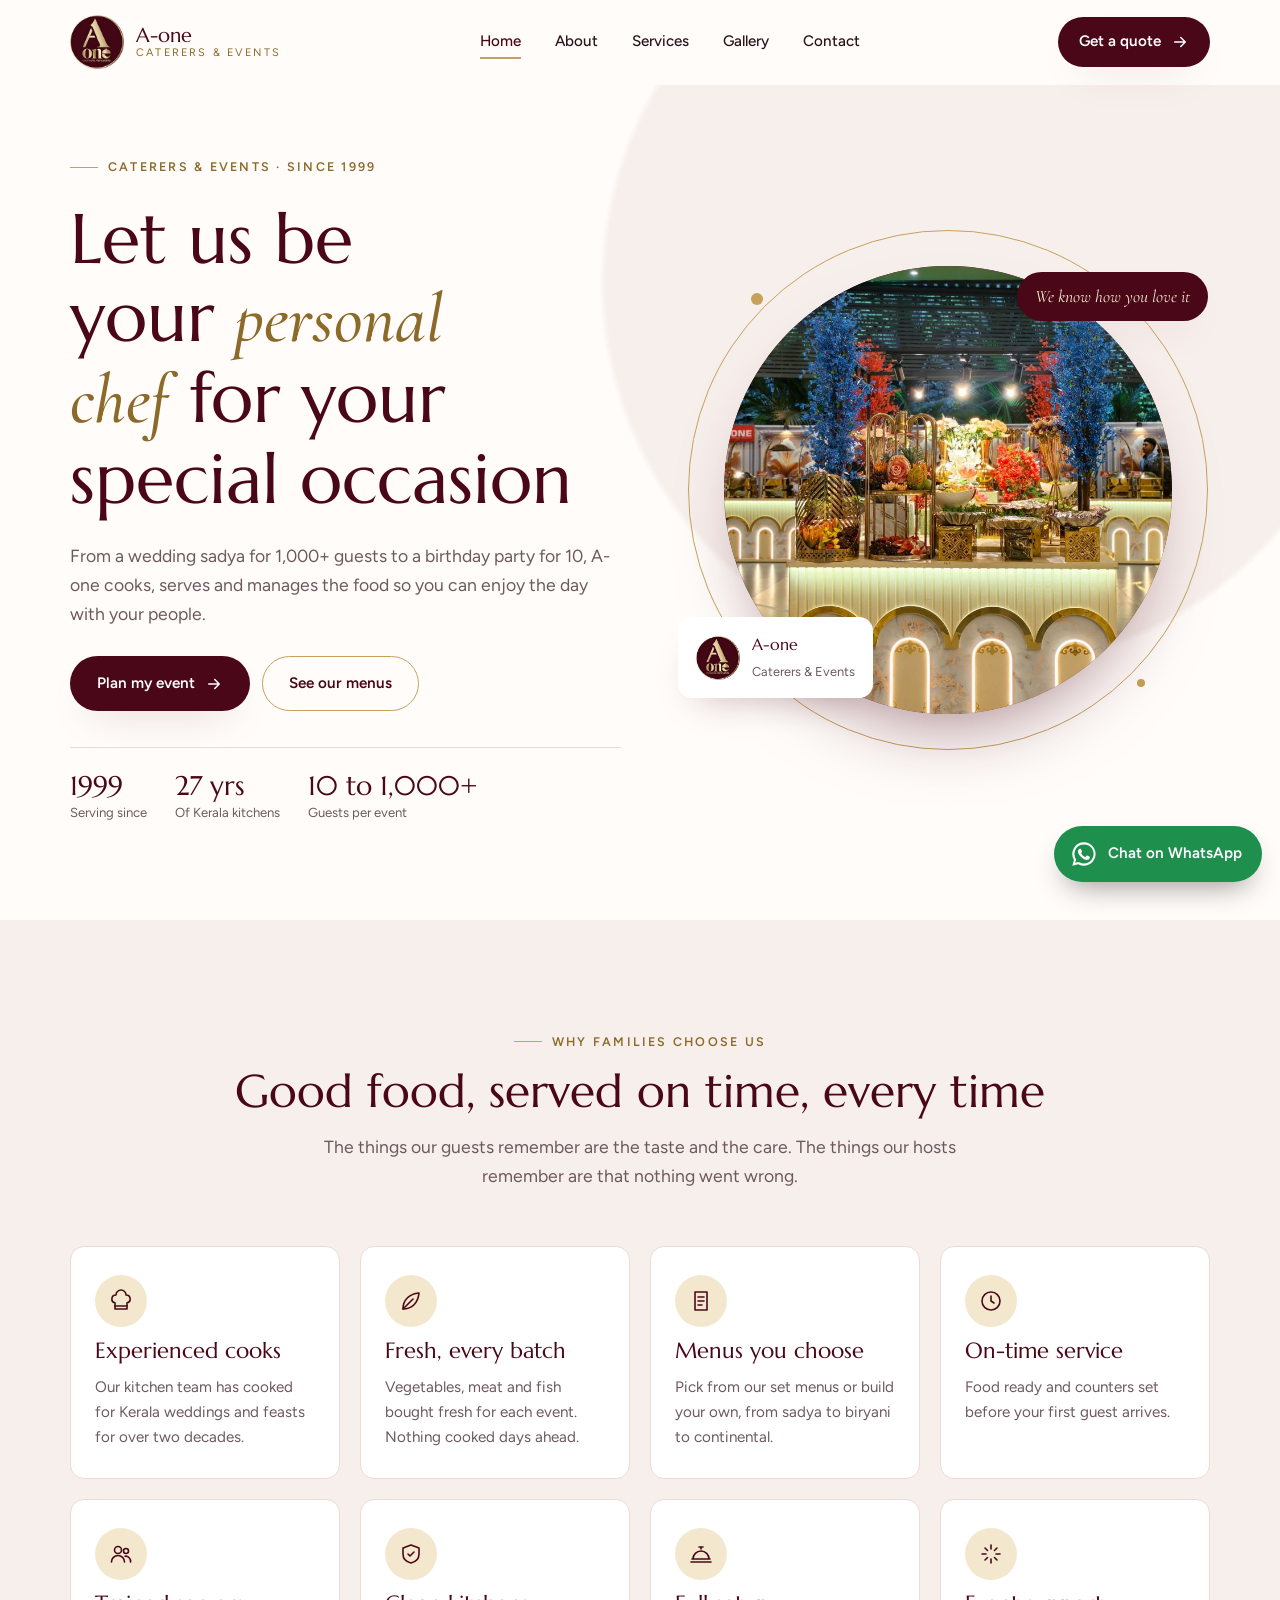
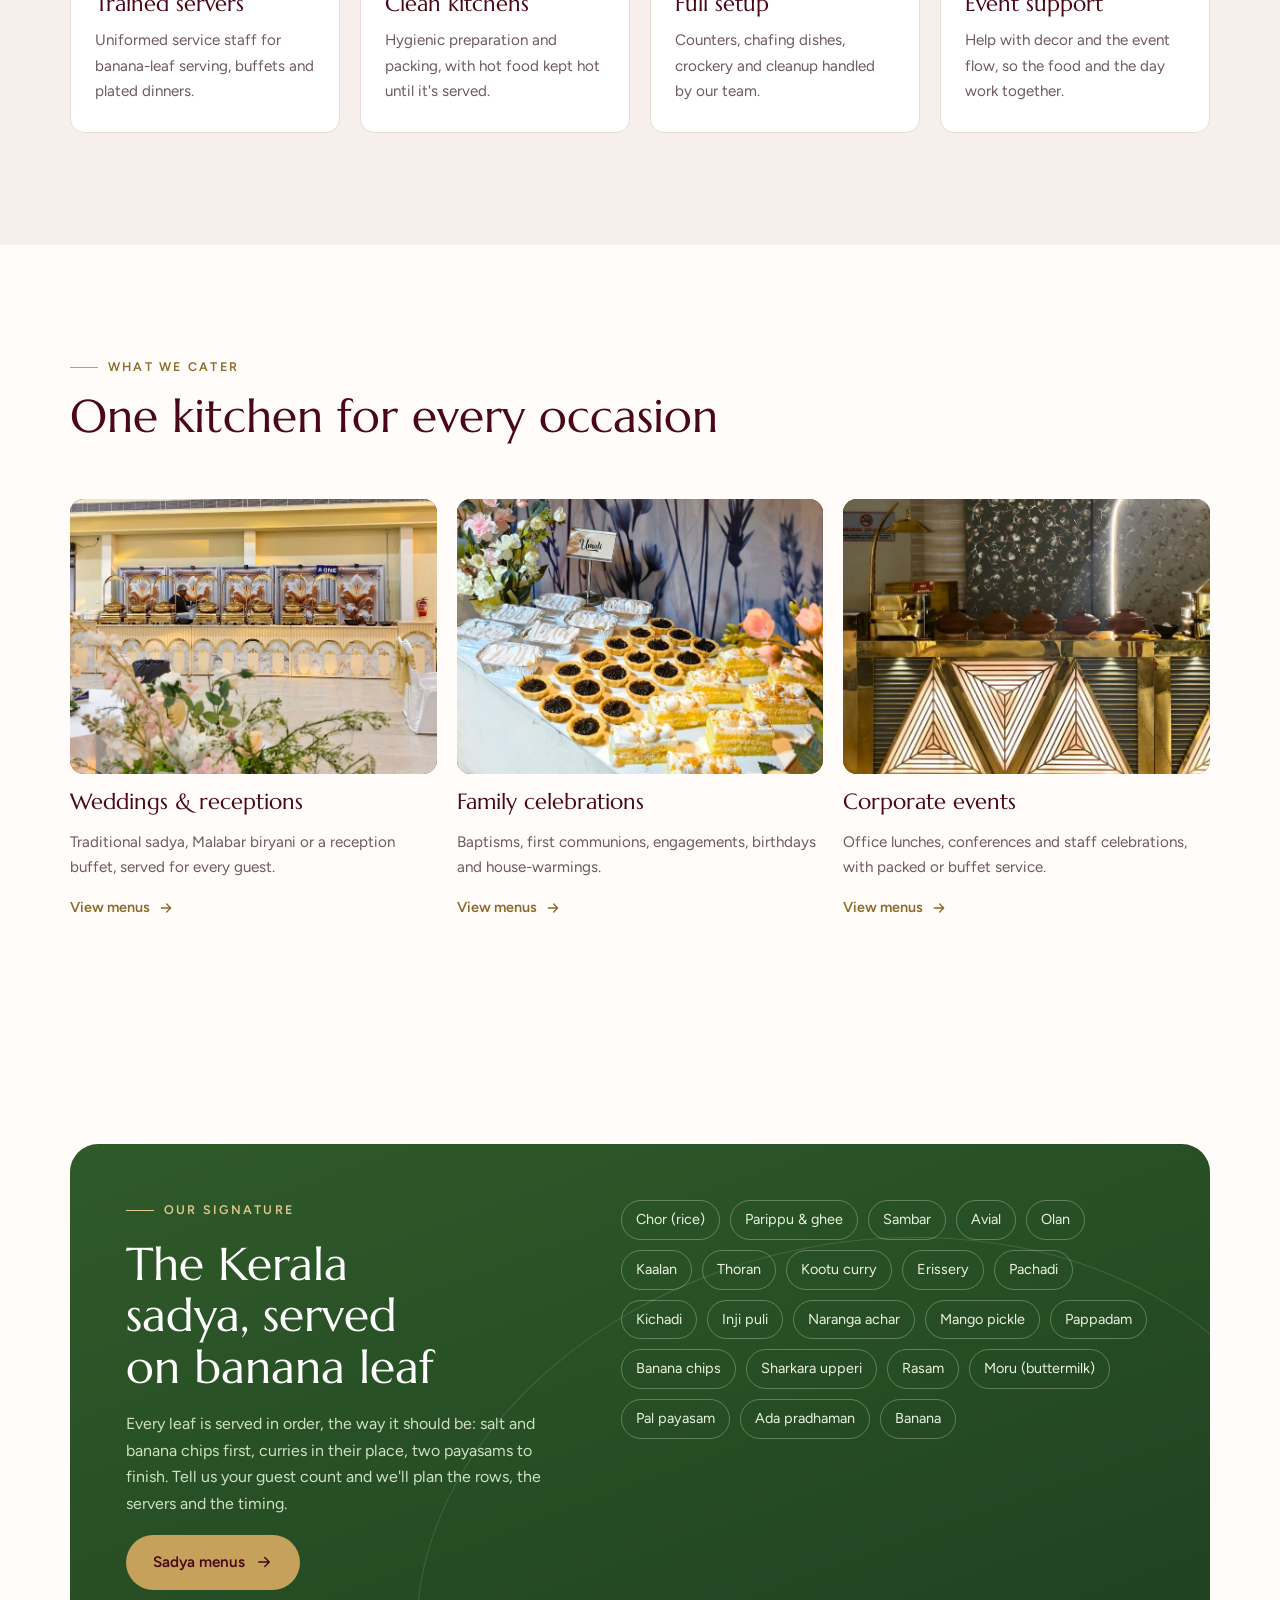
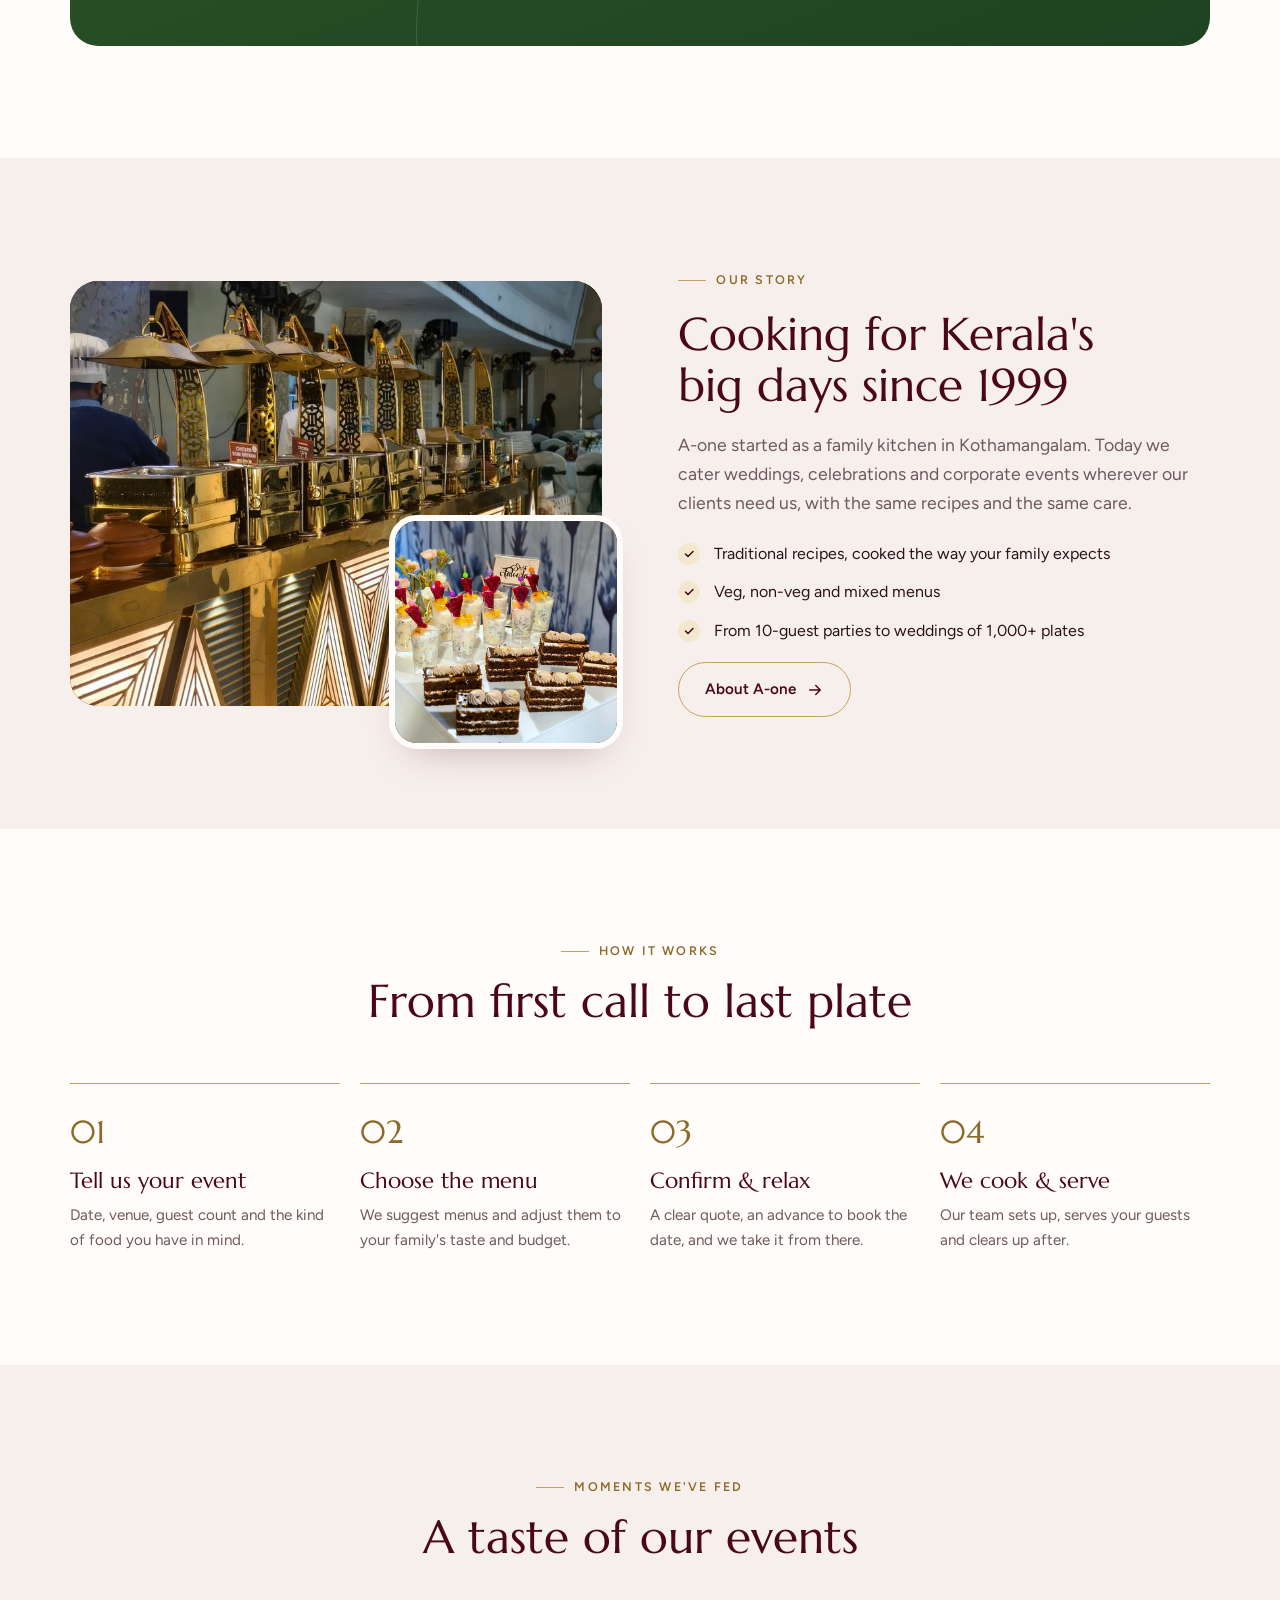
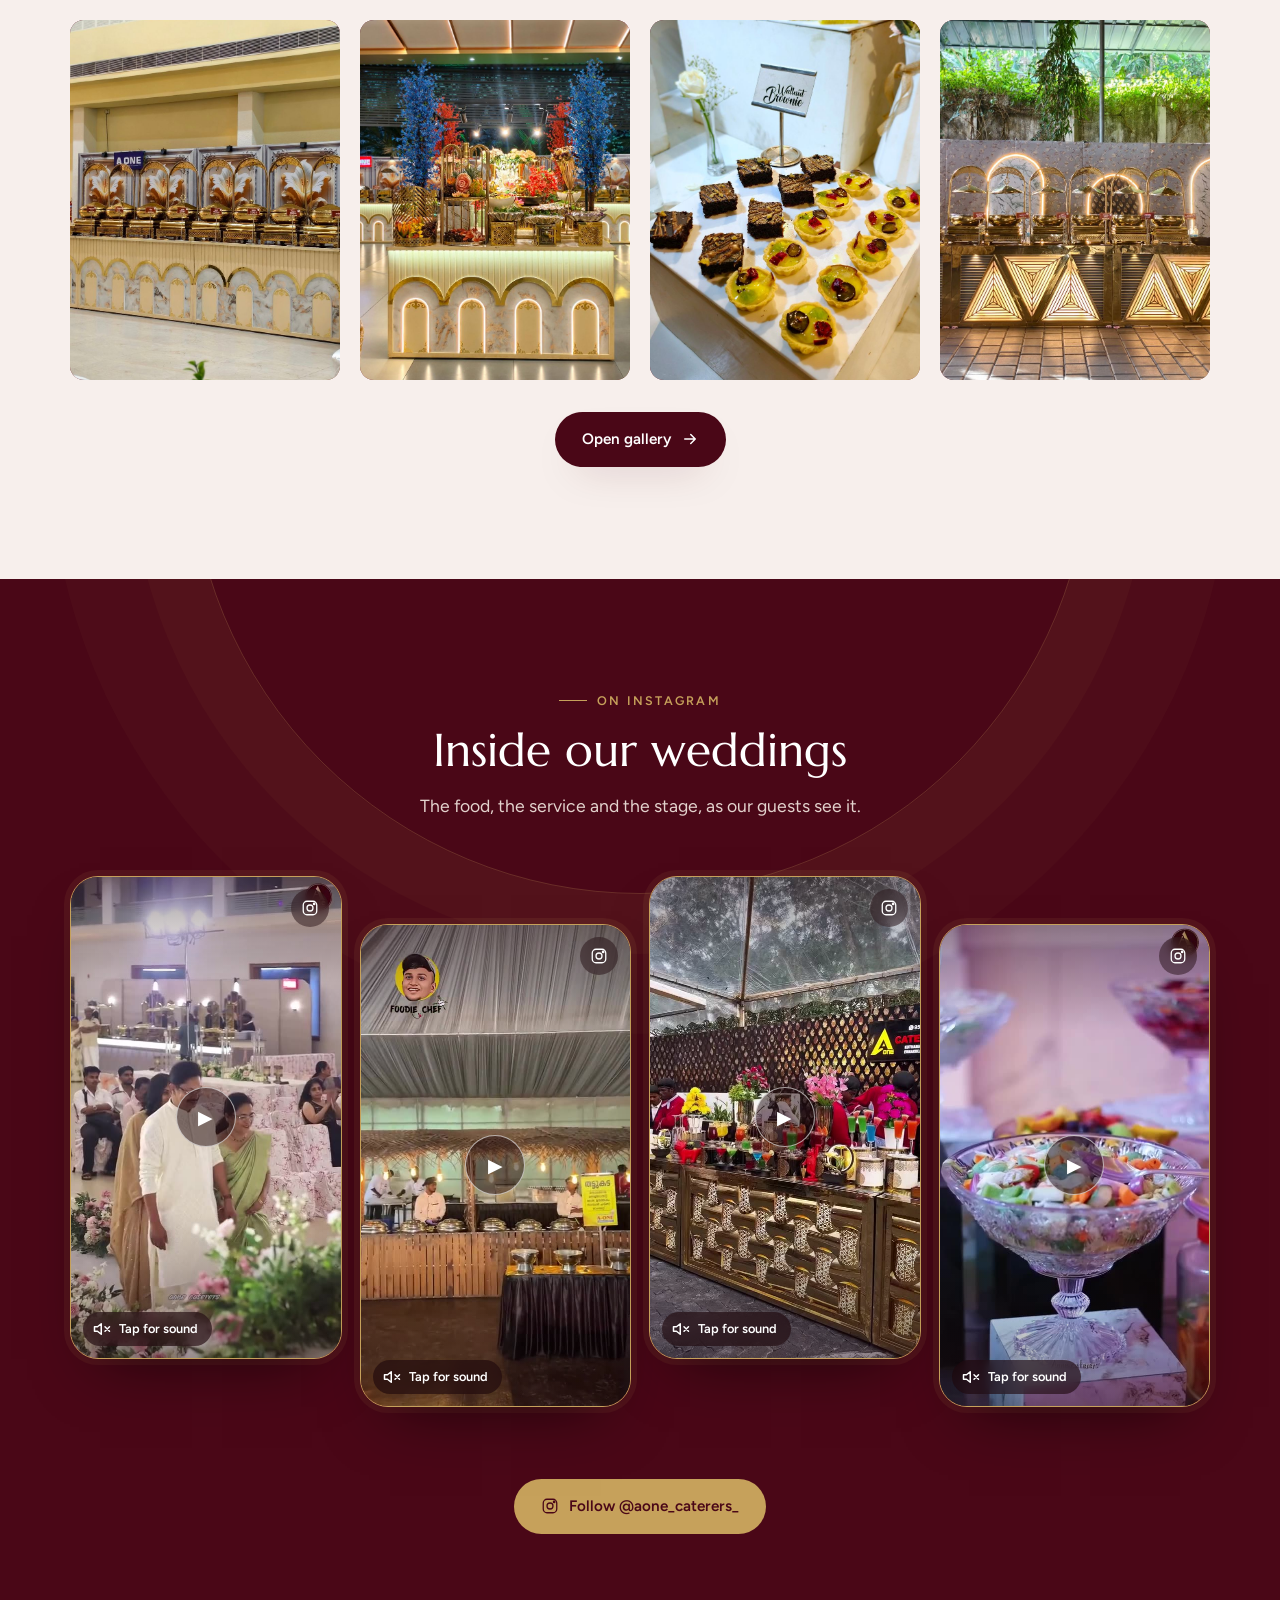
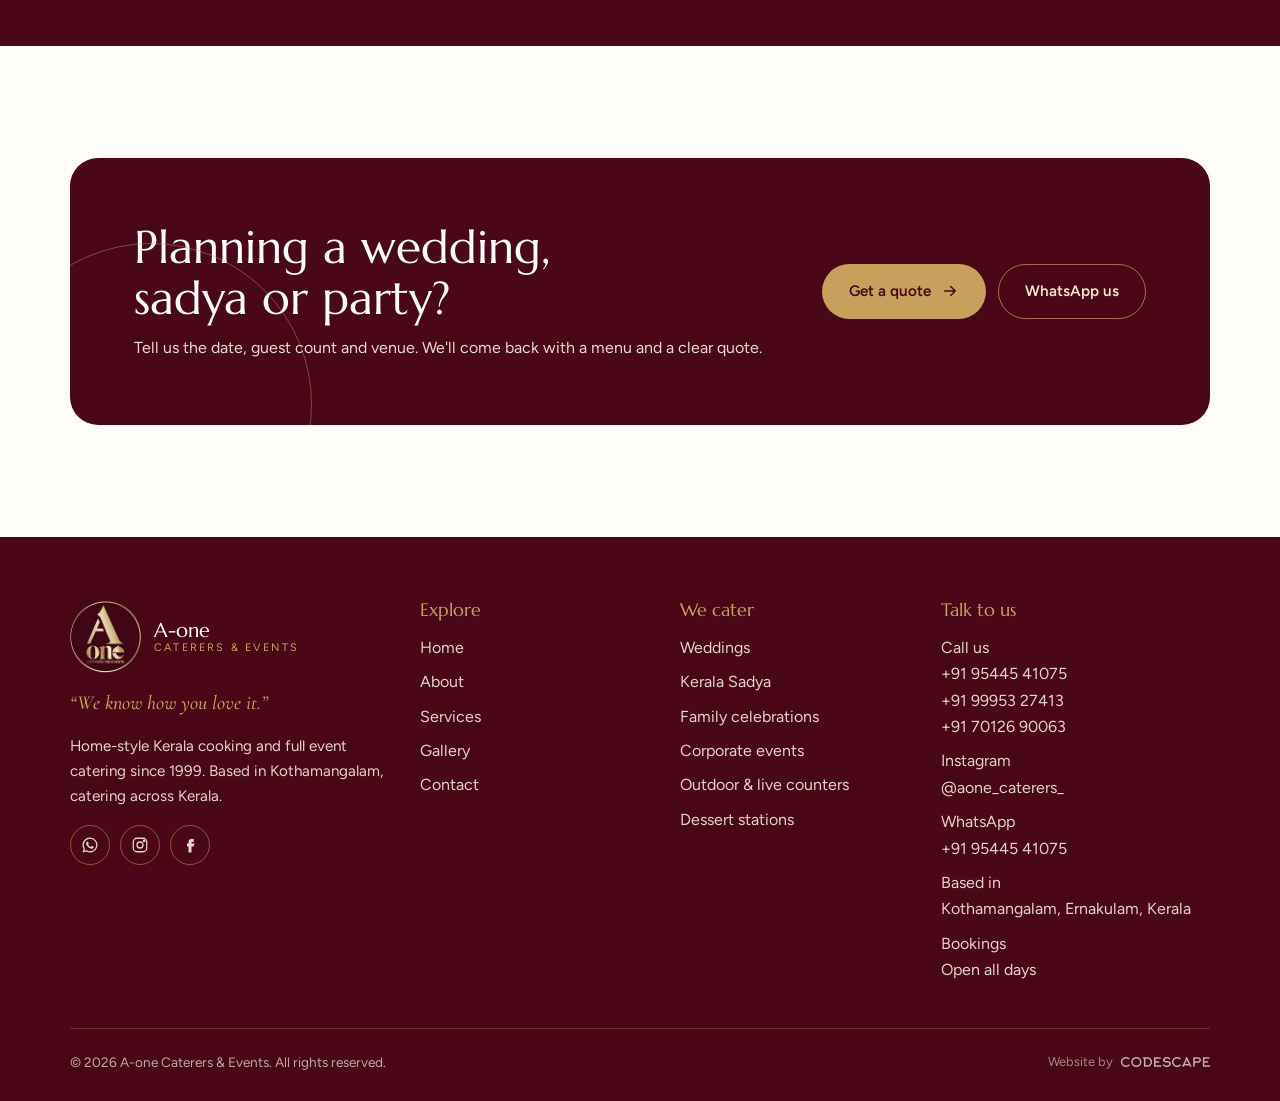
<file: index.html>
<!doctype html>
<html lang="en">
<head>
<meta charset="utf-8">
<meta name="viewport" content="width=device-width, initial-scale=1, viewport-fit=cover">
<title>A-one Caterers &amp; Events</title>
<meta name="claude:viewport-fit-sides" content="cover">
<meta name="description" content="Wedding, sadya and event catering across Kerala since 1999, from 10 guests to 1,000+ plates. Based in Kothamangalam.">
<link rel="icon" type="image/png" href="assets/img/favicon.png">
<link rel="preconnect" href="https://fonts.googleapis.com">
<link rel="preconnect" href="https://fonts.gstatic.com" crossorigin>
<link rel="stylesheet" href="https://fonts.googleapis.com/css2?family=Cormorant+Garamond:ital,wght@1,500;1,600&family=Figtree:wght@400;500;600&family=Marcellus&display=swap">
<link rel="stylesheet" href="assets/css/style.css">
</head>
<body>
<header class="site-header">
  <div class="wrap nav">
    <a class="brand" href="index.html" aria-label="A-one Caterers and Events home">
      <img src="assets/img/aone-logo.png" alt="A-one Caterers and Events logo" width="54" height="54">
      <span class="brand-text"><b>A-one</b><small>Caterers &amp; Events</small></span>
    </a>
    <nav aria-label="Main">
      <ul class="menu" id="menu"><li><a href="index.html" aria-current="page">Home</a></li><li><a href="about.html">About</a></li><li><a href="services.html">Services</a></li><li><a href="gallery.html">Gallery</a></li><li><a href="contact.html">Contact</a></li><li class="menu-cta"><a href="contact.html">Get a quote</a></li></ul>
    </nav>
    <a class="btn btn-primary nav-cta" href="contact.html">Get a quote <svg viewBox="0 0 24 24" fill="none" stroke="currentColor" stroke-width="2" stroke-linecap="round" stroke-linejoin="round"><path d="M5 12h14M13 6l6 6-6 6"/></svg></a>
    <button class="burger" aria-label="Open menu" aria-expanded="false" aria-controls="menu"><span></span></button>
  </div>
</header>
<div class="scrim"></div>
<main class="page-in">
<section class="hero"><div class="wrap hero-grid">
  <div class="hero-copy">
    <span class="eyebrow">Caterers &amp; Events · Since 1999</span>
    <h1>Let us be your <em>personal chef</em> for your special occasion</h1>
    <p class="lead">From a wedding sadya for 1,000+ guests to a birthday party for 10, A-one cooks, serves and manages the food so you can enjoy the day with your people.</p>
    <div class="hero-actions"><a class="btn btn-primary" href="contact.html">Plan my event <svg viewBox="0 0 24 24" fill="none" stroke="currentColor" stroke-width="2" stroke-linecap="round" stroke-linejoin="round"><path d="M5 12h14M13 6l6 6-6 6"/></svg></a><a class="btn btn-ghost" href="services.html">See our menus</a></div>
    <div class="hero-meta"><div><b>1999</b><span>Serving since</span></div><div><b>27 yrs</b><span>Of Kerala kitchens</span></div><div><b>10 to 1,000+</b><span>Guests per event</span></div></div>
  </div>
  <div class="plate">
    <div class="ring"></div>
    <div class="media " data-label="A-one fruit and dessert counter at a wedding reception"><img src="assets/img/events/centre-counter-fruit-carving.jpg" alt="A-one fruit and dessert counter at a wedding reception" loading="lazy" decoding="async" style="object-position:50% 62%"></div>
    <span class="tag">We know how you love it</span>
    <div class="badge"><img src="assets/img/aone-logo.png" alt=""><div><b>A-one</b><small>Caterers &amp; Events</small></div></div>
  </div>
</div></section>

<section class="section band"><div class="wrap">
  <div class="head center"><span class="eyebrow">Why families choose us</span><h2>Good food, served on time, every time</h2><p class="lead">The things our guests remember are the taste and the care. The things our hosts remember are that nothing went wrong.</p></div>
  <div class="grid g4">
    <div class="feature" data-reveal><div class="icon"><svg viewBox="0 0 24 24" fill="none" stroke="currentColor" stroke-width="1.6" stroke-linecap="round" stroke-linejoin="round"><path d="M6 13.9V20h12v-6.1A4 4 0 0 0 17 6a5 5 0 0 0-10 0 4 4 0 0 0-1 7.9Z"/><path d="M6 17h12"/></svg></div><h3>Experienced cooks</h3><p>Our kitchen team has cooked for Kerala weddings and feasts for over two decades.</p></div>
    <div class="feature" data-reveal="80"><div class="icon"><svg viewBox="0 0 24 24" fill="none" stroke="currentColor" stroke-width="1.6" stroke-linecap="round" stroke-linejoin="round"><path d="M4 20c0-9 6-15 16-16-1 10-7 16-16 16Z"/><path d="M4 20 14 10"/></svg></div><h3>Fresh, every batch</h3><p>Vegetables, meat and fish bought fresh for each event. Nothing cooked days ahead.</p></div>
    <div class="feature" data-reveal="160"><div class="icon"><svg viewBox="0 0 24 24" fill="none" stroke="currentColor" stroke-width="1.6" stroke-linecap="round" stroke-linejoin="round"><path d="M6 3h12v18H6z"/><path d="M9 8h6M9 12h6M9 16h4"/></svg></div><h3>Menus you choose</h3><p>Pick from our set menus or build your own, from sadya to biryani to continental.</p></div>
    <div class="feature" data-reveal="240"><div class="icon"><svg viewBox="0 0 24 24" fill="none" stroke="currentColor" stroke-width="1.6" stroke-linecap="round" stroke-linejoin="round"><circle cx="12" cy="12" r="9"/><path d="M12 7v5l3 2"/></svg></div><h3>On-time service</h3><p>Food ready and counters set before your first guest arrives.</p></div>
    <div class="feature" data-reveal><div class="icon"><svg viewBox="0 0 24 24" fill="none" stroke="currentColor" stroke-width="1.6" stroke-linecap="round" stroke-linejoin="round"><circle cx="9" cy="8" r="3.5"/><path d="M2.5 20a6.5 6.5 0 0 1 13 0"/><circle cx="17" cy="9" r="2.5"/><path d="M16 14.2a5 5 0 0 1 5.5 5.8"/></svg></div><h3>Trained servers</h3><p>Uniformed service staff for banana-leaf serving, buffets and plated dinners.</p></div>
    <div class="feature" data-reveal="80"><div class="icon"><svg viewBox="0 0 24 24" fill="none" stroke="currentColor" stroke-width="1.6" stroke-linecap="round" stroke-linejoin="round"><path d="M12 3 4 6v6c0 5 3.5 8 8 9 4.5-1 8-4 8-9V6Z"/><path d="m9 12 2 2 4-4"/></svg></div><h3>Clean kitchens</h3><p>Hygienic preparation and packing, with hot food kept hot until it's served.</p></div>
    <div class="feature" data-reveal="160"><div class="icon"><svg viewBox="0 0 24 24" fill="none" stroke="currentColor" stroke-width="1.6" stroke-linecap="round" stroke-linejoin="round"><path d="M3 17h18M4 17a8 8 0 0 1 16 0M12 7V5M10 5h4M2 20h20"/></svg></div><h3>Full setup</h3><p>Counters, chafing dishes, crockery and cleanup handled by our team.</p></div>
    <div class="feature" data-reveal="240"><div class="icon"><svg viewBox="0 0 24 24" fill="none" stroke="currentColor" stroke-width="1.6" stroke-linecap="round" stroke-linejoin="round"><path d="M12 3v4M12 17v4M3 12h4M17 12h4M6 6l2.5 2.5M15.5 15.5 18 18M6 18l2.5-2.5M15.5 8.5 18 6"/></svg></div><h3>Event support</h3><p>Help with decor and the event flow, so the food and the day work together.</p></div>
  </div>
</div></section>

<section class="section"><div class="wrap">
  <div class="head"><span class="eyebrow">What we cater</span><h2>One kitchen for every occasion</h2></div>
  <div class="grid g3">
    <a class="card zoom" href="services.html#weddings" data-reveal><div class="media " data-label="Wedding buffet line by A-one"><img src="assets/img/events/hall-buffet-line.jpg" alt="Wedding buffet line by A-one" loading="lazy" decoding="async" style="object-position:50% 62%"></div><h3>Weddings &amp; receptions</h3><p>Traditional sadya, Malabar biryani or a reception buffet, served for every guest.</p><span class="more">View menus <svg viewBox="0 0 24 24" fill="none" stroke="currentColor" stroke-width="2" stroke-linecap="round" stroke-linejoin="round"><path d="M5 12h14M13 6l6 6-6 6"/></svg></span></a>
    <a class="card zoom" href="services.html#celebrations" data-reveal="100"><div class="media " data-label="Dessert table at a family celebration"><img src="assets/img/events/dessert-umali-table.jpg" alt="Dessert table at a family celebration" loading="lazy" decoding="async" style="object-position:50% 70%"></div><h3>Family celebrations</h3><p>Baptisms, first communions, engagements, birthdays and house-warmings.</p><span class="more">View menus <svg viewBox="0 0 24 24" fill="none" stroke="currentColor" stroke-width="2" stroke-linecap="round" stroke-linejoin="round"><path d="M5 12h14M13 6l6 6-6 6"/></svg></span></a>
    <a class="card zoom" href="services.html#corporate" data-reveal="200"><div class="media " data-label="Gold buffet counter with clay pots"><img src="assets/img/events/clay-pot-counter.jpg" alt="Gold buffet counter with clay pots" loading="lazy" decoding="async" style="object-position:50% 70%"></div><h3>Corporate events</h3><p>Office lunches, conferences and staff celebrations, with packed or buffet service.</p><span class="more">View menus <svg viewBox="0 0 24 24" fill="none" stroke="currentColor" stroke-width="2" stroke-linecap="round" stroke-linejoin="round"><path d="M5 12h14M13 6l6 6-6 6"/></svg></span></a>
  </div>
</div></section>

<section class="section"><div class="wrap">
  <div class="leaf" data-reveal>
    <div class="stack"><span class="eyebrow">Our signature</span><h2>The Kerala sadya, served on banana leaf</h2><p>Every leaf is served in order, the way it should be: salt and banana chips first, curries in their place, two payasams to finish. Tell us your guest count and we'll plan the rows, the servers and the timing.</p><div><a class="btn btn-gold" href="services.html#sadya">Sadya menus <svg viewBox="0 0 24 24" fill="none" stroke="currentColor" stroke-width="2" stroke-linecap="round" stroke-linejoin="round"><path d="M5 12h14M13 6l6 6-6 6"/></svg></a></div></div>
    <ul class="dishes" aria-label="Typical sadya dishes">
      <li>Chor (rice)</li><li>Parippu &amp; ghee</li><li>Sambar</li><li>Avial</li><li>Olan</li><li>Kaalan</li><li>Thoran</li><li>Kootu curry</li><li>Erissery</li><li>Pachadi</li><li>Kichadi</li><li>Inji puli</li><li>Naranga achar</li><li>Mango pickle</li><li>Pappadam</li><li>Banana chips</li><li>Sharkara upperi</li><li>Rasam</li><li>Moru (buttermilk)</li><li>Pal payasam</li><li>Ada pradhaman</li><li>Banana</li>
    </ul>
  </div>
</div></section>

<section class="section band"><div class="wrap split">
  <div class="collage" data-reveal><div class="media " data-label="A-one team at the buffet line"><img src="assets/img/events/gold-buffet-line-chef.jpg" alt="A-one team at the buffet line" loading="lazy" decoding="async" style="object-position:50% 55%"></div><div class="media small" data-label="Short falooda and chocolate pastry"><img src="assets/img/events/dessert-falooda-cake.jpg" alt="Short falooda and chocolate pastry" loading="lazy" decoding="async" style="object-position:50% 70%"></div></div>
  <div class="stack" data-reveal="120">
    <span class="eyebrow">Our story</span>
    <h2>Cooking for Kerala's big days since 1999</h2>
    <p class="lead">A-one started as a family kitchen in Kothamangalam. Today we cater weddings, celebrations and corporate events wherever our clients need us, with the same recipes and the same care.</p>
    <ul class="checks"><li>Traditional recipes, cooked the way your family expects</li><li>Veg, non-veg and mixed menus</li><li>From 10-guest parties to weddings of 1,000+ plates</li></ul>
    <div><a class="btn btn-ghost" href="about.html">About A-one <svg viewBox="0 0 24 24" fill="none" stroke="currentColor" stroke-width="2" stroke-linecap="round" stroke-linejoin="round"><path d="M5 12h14M13 6l6 6-6 6"/></svg></a></div>
  </div>
</div></section>

<section class="section"><div class="wrap">
  <div class="head center"><span class="eyebrow">How it works</span><h2>From first call to last plate</h2></div>
  <ol class="steps" style="padding:0;margin:0">
    <li data-reveal><h3>Tell us your event</h3><p>Date, venue, guest count and the kind of food you have in mind.</p></li>
    <li data-reveal="80"><h3>Choose the menu</h3><p>We suggest menus and adjust them to your family's taste and budget.</p></li>
    <li data-reveal="160"><h3>Confirm &amp; relax</h3><p>A clear quote, an advance to book the date, and we take it from there.</p></li>
    <li data-reveal="240"><h3>We cook &amp; serve</h3><p>Our team sets up, serves your guests and clears up after.</p></li>
  </ol>
</div></section>

<section class="section band"><div class="wrap">
  <div class="head center"><span class="eyebrow">Moments we've fed</span><h2>A taste of our events</h2></div>
  <div class="grid g4">
    <div class="media zoom" data-reveal style="aspect-ratio:3/4" data-label="Beef peralan, duck mappas and nool porotta"><img src="assets/img/events/buffet-dish-labels.jpg" alt="Beef peralan, duck mappas and nool porotta" loading="lazy" decoding="async" style="object-position:50% 62%"></div>
    <div class="media zoom" data-reveal="80" style="aspect-ratio:3/4" data-label="Fruit carving centre counter"><img src="assets/img/events/centre-counter-blue-trees.jpg" alt="Fruit carving centre counter" loading="lazy" decoding="async" style="object-position:50% 62%"></div>
    <div class="media zoom" data-reveal="160" style="aspect-ratio:3/4" data-label="Walnut brownies and fruit tarts"><img src="assets/img/events/dessert-brownie-tarts.jpg" alt="Walnut brownies and fruit tarts" loading="lazy" decoding="async" style="object-position:50% 70%"></div>
    <div class="media zoom" data-reveal="240" style="aspect-ratio:3/4" data-label="Outdoor buffet with lit arches"><img src="assets/img/events/outdoor-buffet-arches.jpg" alt="Outdoor buffet with lit arches" loading="lazy" decoding="async" style="object-position:50% 65%"></div>
  </div>
  <div style="text-align:center;margin-top:32px"><a class="btn btn-primary" href="gallery.html">Open gallery <svg viewBox="0 0 24 24" fill="none" stroke="currentColor" stroke-width="2" stroke-linecap="round" stroke-linejoin="round"><path d="M5 12h14M13 6l6 6-6 6"/></svg></a></div>
</div></section>
<section class="section reels-band"><div class="wrap">
  <div class="head center"><span class="eyebrow">On Instagram</span><h2>Inside our weddings</h2><p class="lead">The food, the service and the stage, as our guests see it.</p></div>
  <div class="reels"><div class="reel" data-reveal="0"><div class="reel-frame"><video class="reel-video" src="assets/video/reel-1.mp4" poster="assets/img/reels/reel-1.jpg" muted loop playsinline preload="metadata" aria-label="A-one wedding reel 1"></video><button class="reel-sound" type="button" aria-pressed="false" aria-label="Unmute"><svg class="i-off" viewBox="0 0 24 24" fill="none" stroke="currentColor" stroke-width="2" stroke-linecap="round" stroke-linejoin="round"><path d="M11 5 6 9H2v6h4l5 4z"/><path d="m22 9-6 6M16 9l6 6"/></svg><svg class="i-on" viewBox="0 0 24 24" fill="none" stroke="currentColor" stroke-width="2" stroke-linecap="round" stroke-linejoin="round"><path d="M11 5 6 9H2v6h4l5 4z"/><path d="M15.5 8.5a5 5 0 0 1 0 7M19 5a10 10 0 0 1 0 14"/></svg><span>Tap for sound</span></button><button class="reel-play" type="button" aria-label="Play">▶</button><a class="reel-ig" href="https://www.instagram.com/reel/DXHUDw0k05S/" target="_blank" rel="noopener" aria-label="Open this reel on Instagram"><svg viewBox="0 0 24 24" fill="none" stroke="currentColor" stroke-width="1.7"><rect x="3" y="3" width="18" height="18" rx="5"/><circle cx="12" cy="12" r="4"/><circle cx="17.5" cy="6.5" r="1" fill="currentColor"/></svg></a></div></div><div class="reel" data-reveal="80"><div class="reel-frame"><video class="reel-video" src="assets/video/reel-2.mp4" poster="assets/img/reels/reel-2.jpg" muted loop playsinline preload="metadata" aria-label="A-one wedding reel 2"></video><button class="reel-sound" type="button" aria-pressed="false" aria-label="Unmute"><svg class="i-off" viewBox="0 0 24 24" fill="none" stroke="currentColor" stroke-width="2" stroke-linecap="round" stroke-linejoin="round"><path d="M11 5 6 9H2v6h4l5 4z"/><path d="m22 9-6 6M16 9l6 6"/></svg><svg class="i-on" viewBox="0 0 24 24" fill="none" stroke="currentColor" stroke-width="2" stroke-linecap="round" stroke-linejoin="round"><path d="M11 5 6 9H2v6h4l5 4z"/><path d="M15.5 8.5a5 5 0 0 1 0 7M19 5a10 10 0 0 1 0 14"/></svg><span>Tap for sound</span></button><button class="reel-play" type="button" aria-label="Play">▶</button><a class="reel-ig" href="https://www.instagram.com/reel/CvPrpKZJLu9/" target="_blank" rel="noopener" aria-label="Open this reel on Instagram"><svg viewBox="0 0 24 24" fill="none" stroke="currentColor" stroke-width="1.7"><rect x="3" y="3" width="18" height="18" rx="5"/><circle cx="12" cy="12" r="4"/><circle cx="17.5" cy="6.5" r="1" fill="currentColor"/></svg></a></div></div><div class="reel" data-reveal="160"><div class="reel-frame"><video class="reel-video" src="assets/video/reel-3.mp4" poster="assets/img/reels/reel-3.jpg" muted loop playsinline preload="metadata" aria-label="A-one wedding reel 3"></video><button class="reel-sound" type="button" aria-pressed="false" aria-label="Unmute"><svg class="i-off" viewBox="0 0 24 24" fill="none" stroke="currentColor" stroke-width="2" stroke-linecap="round" stroke-linejoin="round"><path d="M11 5 6 9H2v6h4l5 4z"/><path d="m22 9-6 6M16 9l6 6"/></svg><svg class="i-on" viewBox="0 0 24 24" fill="none" stroke="currentColor" stroke-width="2" stroke-linecap="round" stroke-linejoin="round"><path d="M11 5 6 9H2v6h4l5 4z"/><path d="M15.5 8.5a5 5 0 0 1 0 7M19 5a10 10 0 0 1 0 14"/></svg><span>Tap for sound</span></button><button class="reel-play" type="button" aria-label="Play">▶</button><a class="reel-ig" href="https://www.instagram.com/aone_caterers_/" target="_blank" rel="noopener" aria-label="Open this reel on Instagram"><svg viewBox="0 0 24 24" fill="none" stroke="currentColor" stroke-width="1.7"><rect x="3" y="3" width="18" height="18" rx="5"/><circle cx="12" cy="12" r="4"/><circle cx="17.5" cy="6.5" r="1" fill="currentColor"/></svg></a></div></div><div class="reel" data-reveal="240"><div class="reel-frame"><video class="reel-video" src="assets/video/reel-4.mp4" poster="assets/img/reels/reel-4.jpg" muted loop playsinline preload="metadata" aria-label="A-one wedding reel 4"></video><button class="reel-sound" type="button" aria-pressed="false" aria-label="Unmute"><svg class="i-off" viewBox="0 0 24 24" fill="none" stroke="currentColor" stroke-width="2" stroke-linecap="round" stroke-linejoin="round"><path d="M11 5 6 9H2v6h4l5 4z"/><path d="m22 9-6 6M16 9l6 6"/></svg><svg class="i-on" viewBox="0 0 24 24" fill="none" stroke="currentColor" stroke-width="2" stroke-linecap="round" stroke-linejoin="round"><path d="M11 5 6 9H2v6h4l5 4z"/><path d="M15.5 8.5a5 5 0 0 1 0 7M19 5a10 10 0 0 1 0 14"/></svg><span>Tap for sound</span></button><button class="reel-play" type="button" aria-label="Play">▶</button><a class="reel-ig" href="https://www.instagram.com/aone_caterers_/" target="_blank" rel="noopener" aria-label="Open this reel on Instagram"><svg viewBox="0 0 24 24" fill="none" stroke="currentColor" stroke-width="1.7"><rect x="3" y="3" width="18" height="18" rx="5"/><circle cx="12" cy="12" r="4"/><circle cx="17.5" cy="6.5" r="1" fill="currentColor"/></svg></a></div></div></div>
  <div class="reels-cta"><a class="btn btn-gold ig-btn" href="https://www.instagram.com/aone_caterers_/" target="_blank" rel="noopener"><svg viewBox="0 0 24 24" fill="none" stroke="currentColor" stroke-width="1.7"><rect x="3" y="3" width="18" height="18" rx="5"/><circle cx="12" cy="12" r="4"/><circle cx="17.5" cy="6.5" r="1" fill="currentColor"/></svg> Follow @aone_caterers_</a></div>
</div></section>
<section class="section"><div class="wrap">
  <div class="cta" data-reveal>
    <div><h2>Planning a wedding, sadya or party?</h2><p>Tell us the date, guest count and venue. We'll come back with a menu and a clear quote.</p></div>
    <div class="actions"><a class="btn btn-gold" href="contact.html">Get a quote <svg viewBox="0 0 24 24" fill="none" stroke="currentColor" stroke-width="2" stroke-linecap="round" stroke-linejoin="round"><path d="M5 12h14M13 6l6 6-6 6"/></svg></a><a class="btn btn-ghost" href="https://wa.me/919544541075" target="_blank" rel="noopener">WhatsApp us</a></div>
  </div>
</div></section>
</main>
<footer class="site-footer">
  <div class="wrap">
    <div class="foot">
      <div>
        <a class="brand" href="index.html"><img src="assets/img/aone-logo.png" alt="" width="72" height="72"><span class="brand-text"><b>A-one</b><small>Caterers &amp; Events</small></span></a>
        <p class="script">“We know how you love it.”</p>
        <p>Home-style Kerala cooking and full event catering since 1999. Based in Kothamangalam, catering across Kerala.</p>
        <div class="social">
          <a href="https://wa.me/919544541075" target="_blank" rel="noopener" aria-label="WhatsApp"><svg viewBox="0 0 24 24" fill="currentColor"><path d="M12 2a10 10 0 0 0-8.6 15.1L2 22l5-1.3A10 10 0 1 0 12 2Zm0 18.2a8.2 8.2 0 0 1-4.2-1.2l-.3-.2-3 .8.8-2.9-.2-.3A8.2 8.2 0 1 1 12 20.2Zm4.5-6.1c-.2-.1-1.5-.7-1.7-.8s-.4-.1-.6.1-.7.8-.8 1-.3.2-.5.1a6.7 6.7 0 0 1-3.3-2.9c-.3-.4.2-.4.7-1.4a.5.5 0 0 0 0-.4l-.8-1.8c-.2-.5-.4-.4-.6-.4h-.5a.9.9 0 0 0-.7.3 2.8 2.8 0 0 0-.9 2.1 4.9 4.9 0 0 0 1 2.6 11.2 11.2 0 0 0 4.3 3.8c1.6.7 2.2.7 3 .6a2.6 2.6 0 0 0 1.7-1.2 2.1 2.1 0 0 0 .1-1.2c0-.2-.2-.3-.4-.4Z"/></svg></a>
          <a href="https://www.instagram.com/aone_caterers_/" target="_blank" rel="noopener" aria-label="Instagram @aone_caterers_"><svg viewBox="0 0 24 24" fill="none" stroke="currentColor" stroke-width="1.7"><rect x="3" y="3" width="18" height="18" rx="5"/><circle cx="12" cy="12" r="4"/><circle cx="17.5" cy="6.5" r="1" fill="currentColor"/></svg></a>
          <a href="#" aria-label="Facebook"><svg viewBox="0 0 24 24" fill="currentColor"><path d="M14 8h3V4h-3a4 4 0 0 0-4 4v2H8v4h2v8h4v-8h3l1-4h-4V8.5a.5.5 0 0 1 .5-.5Z"/></svg></a>
        </div>
      </div>
      <div><h4>Explore</h4><ul><li><a href="index.html">Home</a></li><li><a href="about.html">About</a></li><li><a href="services.html">Services</a></li><li><a href="gallery.html">Gallery</a></li><li><a href="contact.html">Contact</a></li></ul></div>
      <div><h4>We cater</h4><ul><li><a href="services.html#weddings">Weddings</a></li><li><a href="services.html#sadya">Kerala Sadya</a></li><li><a href="services.html#celebrations">Family celebrations</a></li><li><a href="services.html#corporate">Corporate events</a></li><li><a href="services.html#outdoor">Outdoor &amp; live counters</a></li><li><a href="services.html#desserts">Dessert stations</a></li></ul></div>
      <div><h4>Talk to us</h4><ul>
        <li><span>Call us</span><br><a href="tel:+919544541075">+91 95445 41075</a><br><a href="tel:+919995327413">+91 99953 27413</a><br><a href="tel:+917012690063">+91 70126 90063</a></li><li><span>Instagram</span><br><a href="https://www.instagram.com/aone_caterers_/" target="_blank" rel="noopener">@aone_caterers_</a></li><li><span>WhatsApp</span><br><a href="https://wa.me/919544541075" target="_blank" rel="noopener">+91 95445 41075</a></li>
        <li><span>Based in</span><br>Kothamangalam, Ernakulam, Kerala</li>
        <li><span>Bookings</span><br>Open all days</li>
      </ul></div>
    </div>
    <div class="copy"><span>© <span data-year>2026</span> A-one Caterers &amp; Events. All rights reserved.</span><a class="credit" href="https://thecodescape.in/?utm_source=aonecaters&amp;utm_medium=footer" target="_blank" rel="noopener" aria-label="Website by Codescape"><span>Website by</span><img src="assets/img/codescape-wordmark.png" alt="Codescape" width="89" height="10"></a></div>
  </div>
</footer>
<a class="wa" href="https://wa.me/919544541075?text=Hi%20A-one%20Caterers%2C%20I%27d%20like%20to%20know%20more%20about%20your%20catering." target="_blank" rel="noopener" aria-label="Chat on WhatsApp"><svg viewBox="0 0 24 24" fill="currentColor"><path d="M12 2a10 10 0 0 0-8.6 15.1L2 22l5-1.3A10 10 0 1 0 12 2Zm0 18.2a8.2 8.2 0 0 1-4.2-1.2l-.3-.2-3 .8.8-2.9-.2-.3A8.2 8.2 0 1 1 12 20.2Zm4.5-6.1c-.2-.1-1.5-.7-1.7-.8s-.4-.1-.6.1-.7.8-.8 1-.3.2-.5.1a6.7 6.7 0 0 1-3.3-2.9c-.3-.4.2-.4.7-1.4a.5.5 0 0 0 0-.4l-.8-1.8c-.2-.5-.4-.4-.6-.4h-.5a.9.9 0 0 0-.7.3 2.8 2.8 0 0 0-.9 2.1 4.9 4.9 0 0 0 1 2.6 11.2 11.2 0 0 0 4.3 3.8c1.6.7 2.2.7 3 .6a2.6 2.6 0 0 0 1.7-1.2 2.1 2.1 0 0 0 .1-1.2c0-.2-.2-.3-.4-.4Z"/></svg><span>Chat on WhatsApp</span></a>
<script src="assets/js/main.js"></script>
</body>
</html>
</file>
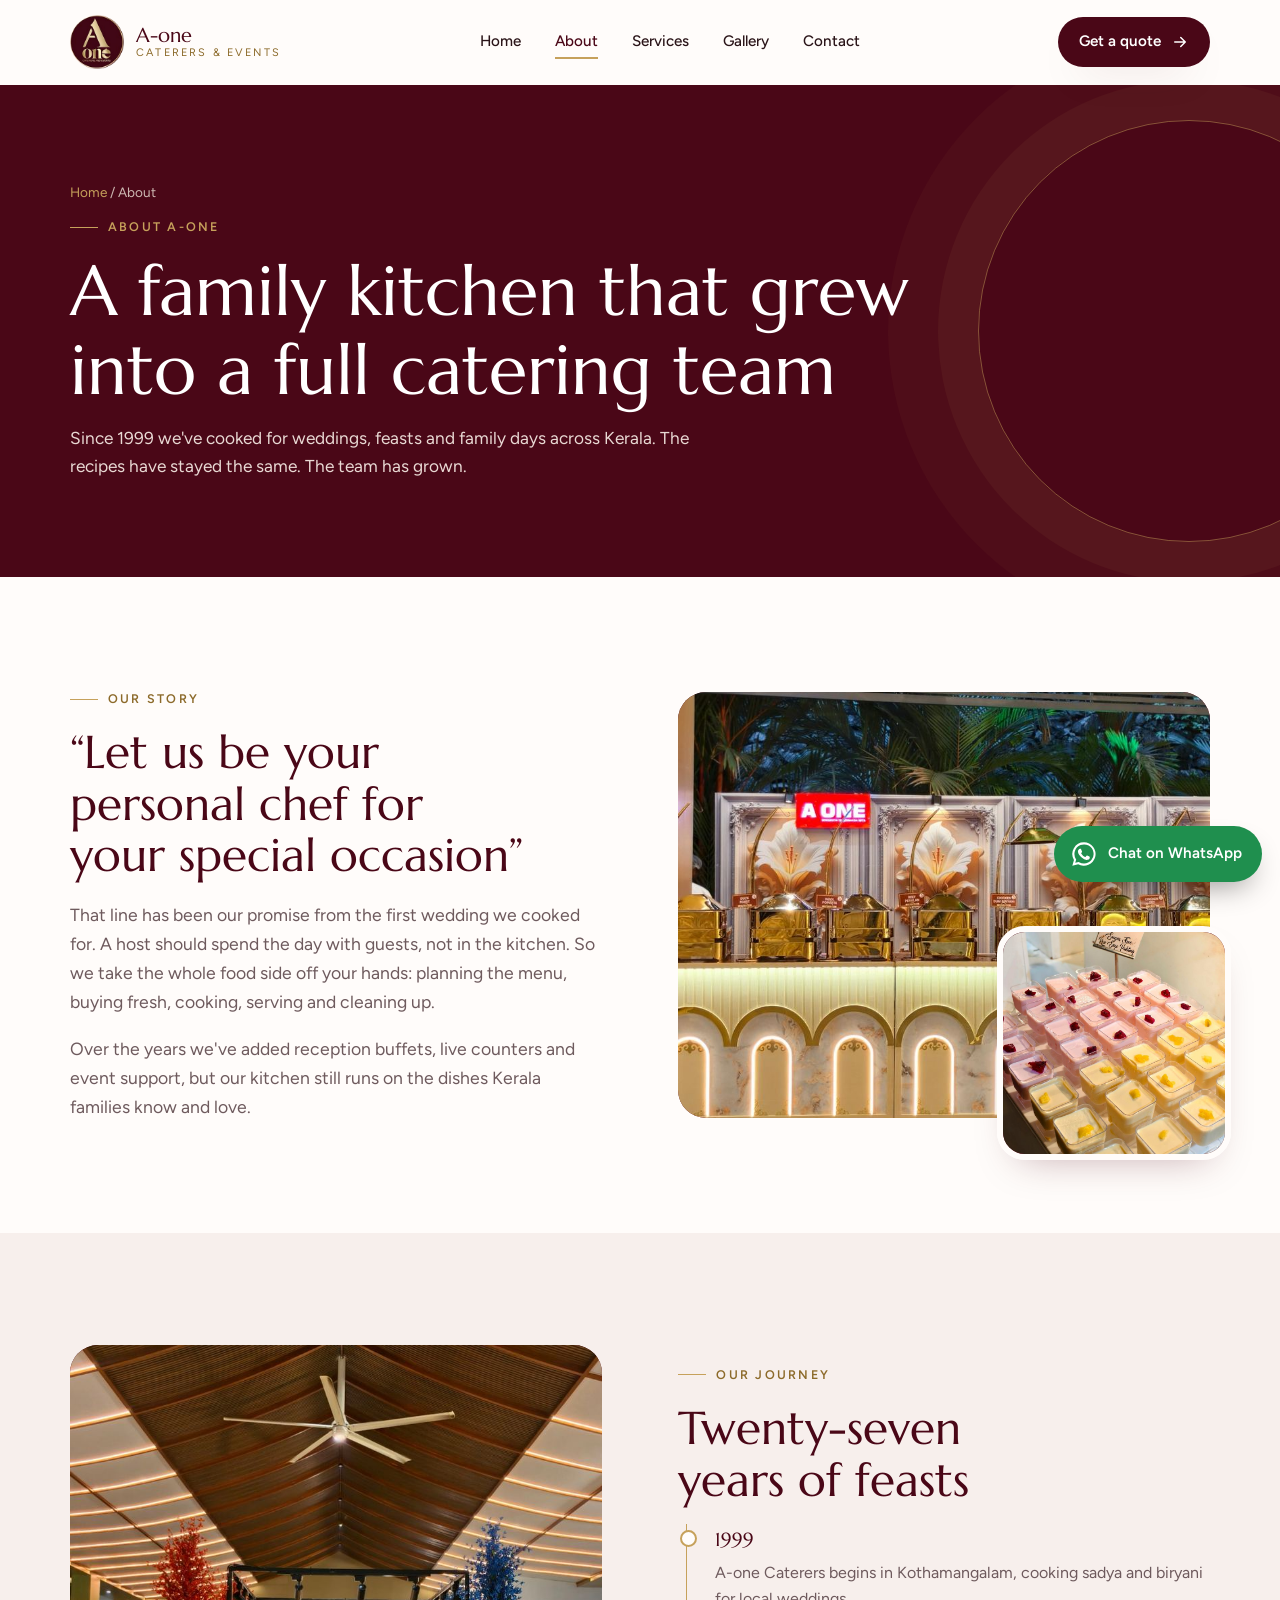
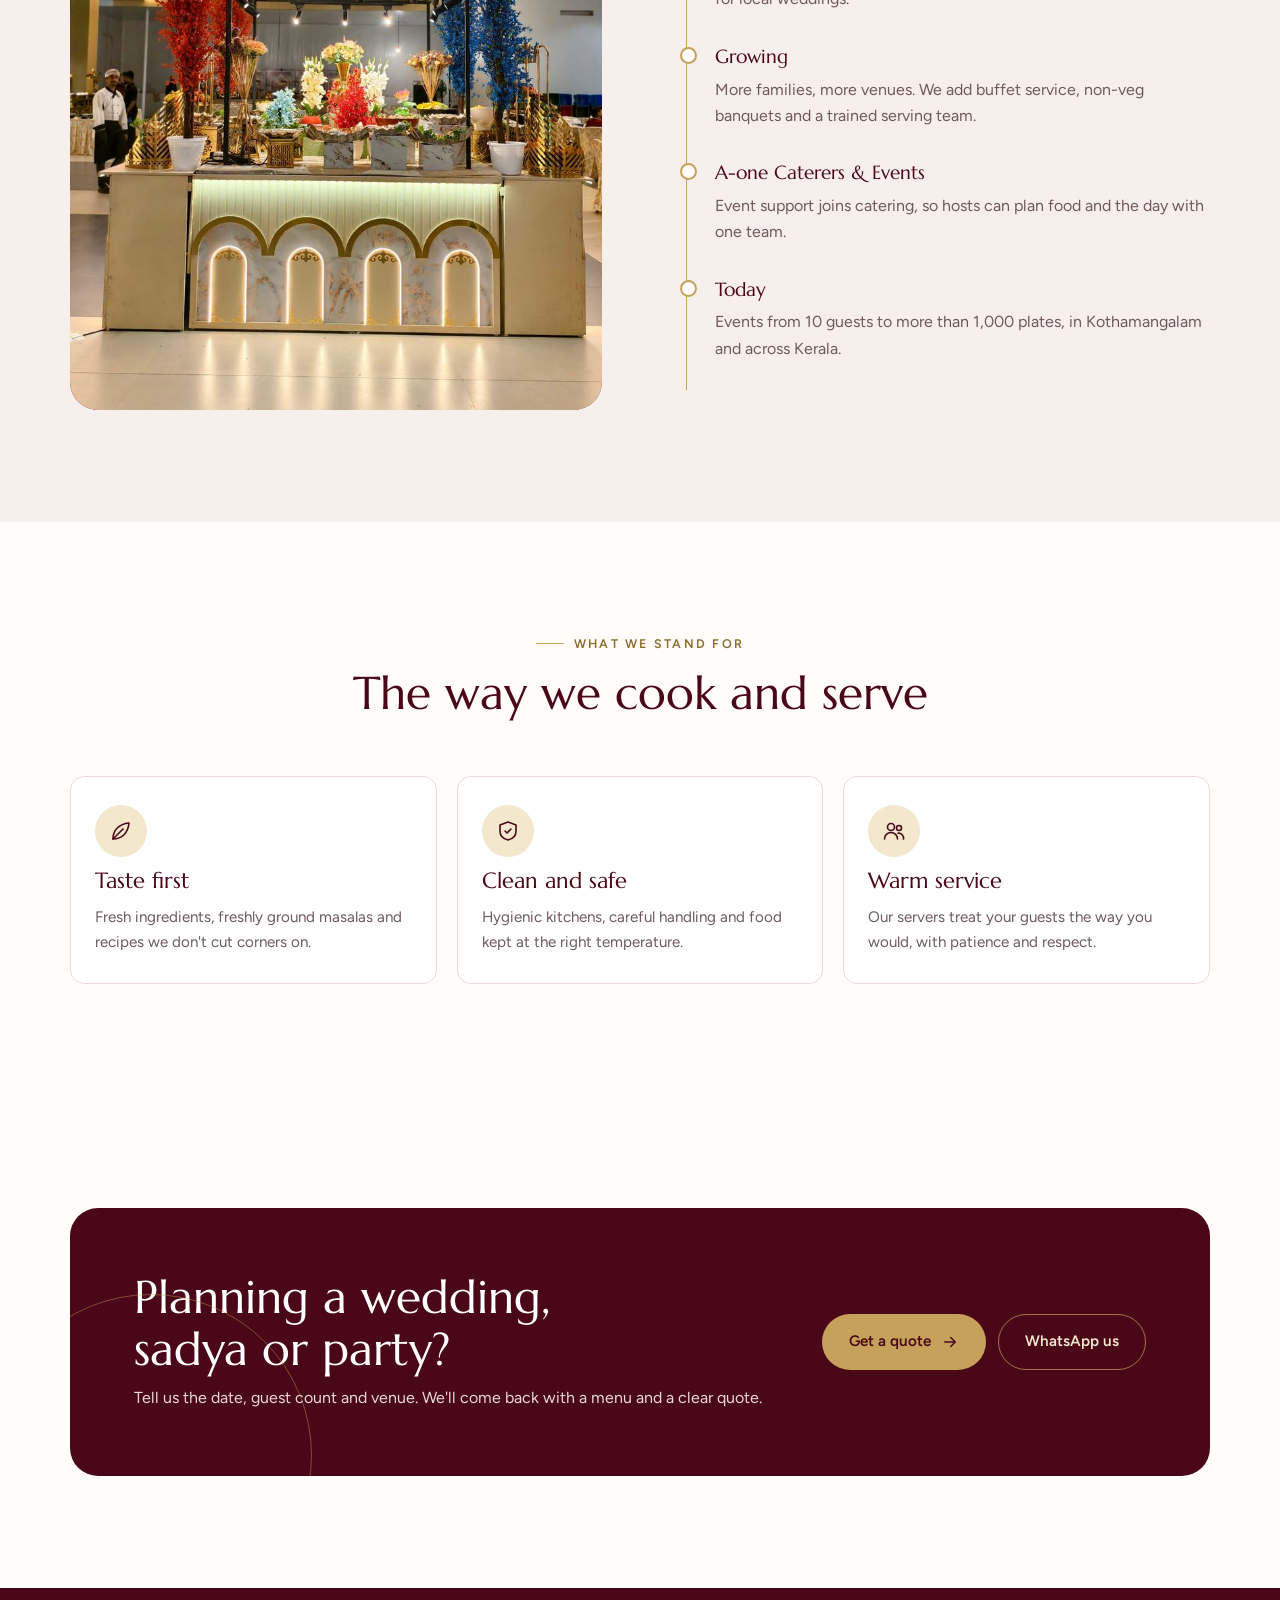
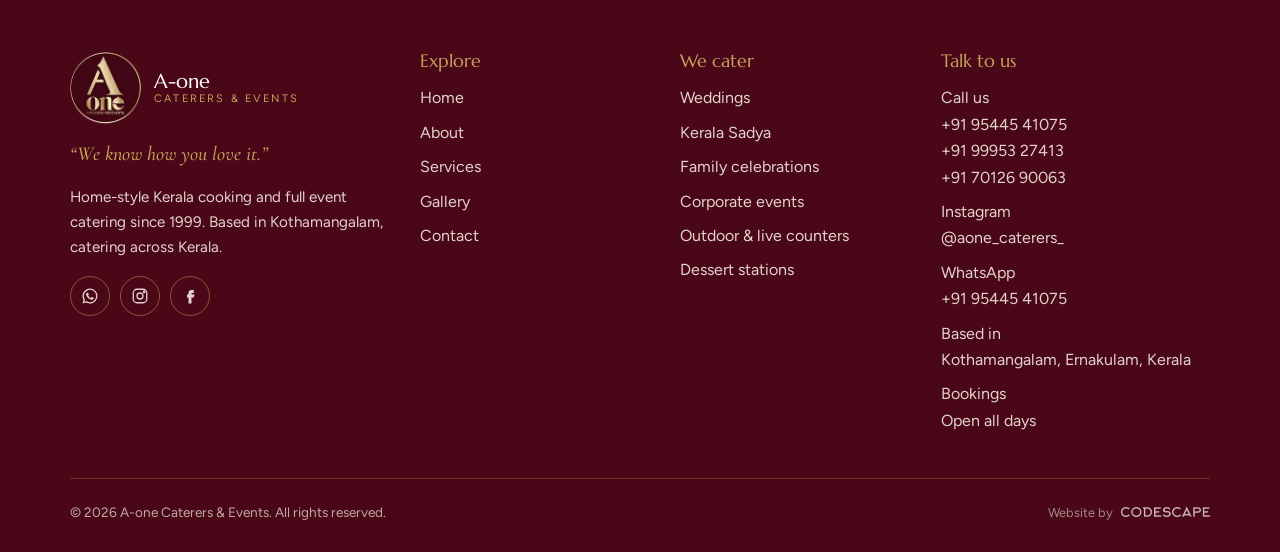
<file: about.html>
<!doctype html>
<html lang="en">
<head>
<meta charset="utf-8">
<meta name="viewport" content="width=device-width, initial-scale=1, viewport-fit=cover">
<title>About · A-one Caterers</title>
<meta name="claude:viewport-fit-sides" content="cover">
<meta name="description" content="Our story: a family kitchen cooking for Kerala's big days since 1999.">
<link rel="icon" type="image/png" href="assets/img/favicon.png">
<link rel="preconnect" href="https://fonts.googleapis.com">
<link rel="preconnect" href="https://fonts.gstatic.com" crossorigin>
<link rel="stylesheet" href="https://fonts.googleapis.com/css2?family=Cormorant+Garamond:ital,wght@1,500;1,600&family=Figtree:wght@400;500;600&family=Marcellus&display=swap">
<link rel="stylesheet" href="assets/css/style.css">
</head>
<body>
<header class="site-header">
  <div class="wrap nav">
    <a class="brand" href="index.html" aria-label="A-one Caterers and Events home">
      <img src="assets/img/aone-logo.png" alt="A-one Caterers and Events logo" width="54" height="54">
      <span class="brand-text"><b>A-one</b><small>Caterers &amp; Events</small></span>
    </a>
    <nav aria-label="Main">
      <ul class="menu" id="menu"><li><a href="index.html">Home</a></li><li><a href="about.html" aria-current="page">About</a></li><li><a href="services.html">Services</a></li><li><a href="gallery.html">Gallery</a></li><li><a href="contact.html">Contact</a></li><li class="menu-cta"><a href="contact.html">Get a quote</a></li></ul>
    </nav>
    <a class="btn btn-primary nav-cta" href="contact.html">Get a quote <svg viewBox="0 0 24 24" fill="none" stroke="currentColor" stroke-width="2" stroke-linecap="round" stroke-linejoin="round"><path d="M5 12h14M13 6l6 6-6 6"/></svg></a>
    <button class="burger" aria-label="Open menu" aria-expanded="false" aria-controls="menu"><span></span></button>
  </div>
</header>
<div class="scrim"></div>
<main class="page-in"><section class="page-hero">
  <div class="wrap">
    <div class="crumbs"><a href="index.html">Home</a> / About</div>
    <span class="eyebrow">About A-one</span>
    <h1>A family kitchen that grew into a full catering team</h1>
    <p>Since 1999 we've cooked for weddings, feasts and family days across Kerala. The recipes have stayed the same. The team has grown.</p>
  </div>
</section>
<section class="section"><div class="wrap split">
  <div class="stack" data-reveal>
    <span class="eyebrow">Our story</span>
    <h2>“Let us be your personal chef for your special occasion”</h2>
    <p class="lead">That line has been our promise from the first wedding we cooked for. A host should spend the day with guests, not in the kitchen. So we take the whole food side off your hands: planning the menu, buying fresh, cooking, serving and cleaning up.</p>
    <p class="lead">Over the years we've added reception buffets, live counters and event support, but our kitchen still runs on the dishes Kerala families know and love.</p>
  </div>
  <div class="collage" data-reveal="120"><div class="media " data-label="A-one buffet line at an evening reception"><img src="assets/img/events/buffet-line-night.jpg" alt="A-one buffet line at an evening reception" loading="lazy" decoding="async" style="object-position:50% 62%"></div><div class="media small" data-label="Sugar-free rose sago pudding"><img src="assets/img/events/dessert-rose-sago.jpg" alt="Sugar-free rose sago pudding" loading="lazy" decoding="async" style="object-position:50% 70%"></div></div>
</div></section>

<section class="section band"><div class="wrap split rev">
  <div class="stack" data-reveal>
    <span class="eyebrow">Our journey</span>
    <h2>Twenty-seven years of feasts</h2>
    <div class="timeline">
      <div><b>1999</b><p>A-one Caterers begins in Kothamangalam, cooking sadya and biryani for local weddings.</p></div>
      <div><b>Growing</b><p>More families, more venues. We add buffet service, non-veg banquets and a trained serving team.</p></div>
      <div><b>A-one Caterers &amp; Events</b><p>Event support joins catering, so hosts can plan food and the day with one team.</p></div>
      <div><b>Today</b><p>Events from 10 guests to more than 1,000 plates, in Kothamangalam and across Kerala.</p></div>
    </div>
  </div>
  <div data-reveal="120"><div class="media " style="aspect-ratio:4/5;border-radius:28px" data-label="Centre counter with our chef"><img src="assets/img/events/centre-counter-chef.jpg" alt="Centre counter with our chef" loading="lazy" decoding="async" style="object-position:50% 60%"></div></div>
</div></section>

<section class="section"><div class="wrap">
  <div class="head center"><span class="eyebrow">What we stand for</span><h2>The way we cook and serve</h2></div>
  <div class="grid g3">
    <div class="feature" data-reveal><div class="icon"><svg viewBox="0 0 24 24" fill="none" stroke="currentColor" stroke-width="1.6" stroke-linecap="round" stroke-linejoin="round"><path d="M4 20c0-9 6-15 16-16-1 10-7 16-16 16Z"/><path d="M4 20 14 10"/></svg></div><h3>Taste first</h3><p>Fresh ingredients, freshly ground masalas and recipes we don't cut corners on.</p></div>
    <div class="feature" data-reveal="100"><div class="icon"><svg viewBox="0 0 24 24" fill="none" stroke="currentColor" stroke-width="1.6" stroke-linecap="round" stroke-linejoin="round"><path d="M12 3 4 6v6c0 5 3.5 8 8 9 4.5-1 8-4 8-9V6Z"/><path d="m9 12 2 2 4-4"/></svg></div><h3>Clean and safe</h3><p>Hygienic kitchens, careful handling and food kept at the right temperature.</p></div>
    <div class="feature" data-reveal="200"><div class="icon"><svg viewBox="0 0 24 24" fill="none" stroke="currentColor" stroke-width="1.6" stroke-linecap="round" stroke-linejoin="round"><circle cx="9" cy="8" r="3.5"/><path d="M2.5 20a6.5 6.5 0 0 1 13 0"/><circle cx="17" cy="9" r="2.5"/><path d="M16 14.2a5 5 0 0 1 5.5 5.8"/></svg></div><h3>Warm service</h3><p>Our servers treat your guests the way you would, with patience and respect.</p></div>
  </div>
</div></section>
<section class="section"><div class="wrap">
  <div class="cta" data-reveal>
    <div><h2>Planning a wedding, sadya or party?</h2><p>Tell us the date, guest count and venue. We'll come back with a menu and a clear quote.</p></div>
    <div class="actions"><a class="btn btn-gold" href="contact.html">Get a quote <svg viewBox="0 0 24 24" fill="none" stroke="currentColor" stroke-width="2" stroke-linecap="round" stroke-linejoin="round"><path d="M5 12h14M13 6l6 6-6 6"/></svg></a><a class="btn btn-ghost" href="https://wa.me/919544541075" target="_blank" rel="noopener">WhatsApp us</a></div>
  </div>
</div></section>
</main>
<footer class="site-footer">
  <div class="wrap">
    <div class="foot">
      <div>
        <a class="brand" href="index.html"><img src="assets/img/aone-logo.png" alt="" width="72" height="72"><span class="brand-text"><b>A-one</b><small>Caterers &amp; Events</small></span></a>
        <p class="script">“We know how you love it.”</p>
        <p>Home-style Kerala cooking and full event catering since 1999. Based in Kothamangalam, catering across Kerala.</p>
        <div class="social">
          <a href="https://wa.me/919544541075" target="_blank" rel="noopener" aria-label="WhatsApp"><svg viewBox="0 0 24 24" fill="currentColor"><path d="M12 2a10 10 0 0 0-8.6 15.1L2 22l5-1.3A10 10 0 1 0 12 2Zm0 18.2a8.2 8.2 0 0 1-4.2-1.2l-.3-.2-3 .8.8-2.9-.2-.3A8.2 8.2 0 1 1 12 20.2Zm4.5-6.1c-.2-.1-1.5-.7-1.7-.8s-.4-.1-.6.1-.7.8-.8 1-.3.2-.5.1a6.7 6.7 0 0 1-3.3-2.9c-.3-.4.2-.4.7-1.4a.5.5 0 0 0 0-.4l-.8-1.8c-.2-.5-.4-.4-.6-.4h-.5a.9.9 0 0 0-.7.3 2.8 2.8 0 0 0-.9 2.1 4.9 4.9 0 0 0 1 2.6 11.2 11.2 0 0 0 4.3 3.8c1.6.7 2.2.7 3 .6a2.6 2.6 0 0 0 1.7-1.2 2.1 2.1 0 0 0 .1-1.2c0-.2-.2-.3-.4-.4Z"/></svg></a>
          <a href="https://www.instagram.com/aone_caterers_/" target="_blank" rel="noopener" aria-label="Instagram @aone_caterers_"><svg viewBox="0 0 24 24" fill="none" stroke="currentColor" stroke-width="1.7"><rect x="3" y="3" width="18" height="18" rx="5"/><circle cx="12" cy="12" r="4"/><circle cx="17.5" cy="6.5" r="1" fill="currentColor"/></svg></a>
          <a href="#" aria-label="Facebook"><svg viewBox="0 0 24 24" fill="currentColor"><path d="M14 8h3V4h-3a4 4 0 0 0-4 4v2H8v4h2v8h4v-8h3l1-4h-4V8.5a.5.5 0 0 1 .5-.5Z"/></svg></a>
        </div>
      </div>
      <div><h4>Explore</h4><ul><li><a href="index.html">Home</a></li><li><a href="about.html">About</a></li><li><a href="services.html">Services</a></li><li><a href="gallery.html">Gallery</a></li><li><a href="contact.html">Contact</a></li></ul></div>
      <div><h4>We cater</h4><ul><li><a href="services.html#weddings">Weddings</a></li><li><a href="services.html#sadya">Kerala Sadya</a></li><li><a href="services.html#celebrations">Family celebrations</a></li><li><a href="services.html#corporate">Corporate events</a></li><li><a href="services.html#outdoor">Outdoor &amp; live counters</a></li><li><a href="services.html#desserts">Dessert stations</a></li></ul></div>
      <div><h4>Talk to us</h4><ul>
        <li><span>Call us</span><br><a href="tel:+919544541075">+91 95445 41075</a><br><a href="tel:+919995327413">+91 99953 27413</a><br><a href="tel:+917012690063">+91 70126 90063</a></li><li><span>Instagram</span><br><a href="https://www.instagram.com/aone_caterers_/" target="_blank" rel="noopener">@aone_caterers_</a></li><li><span>WhatsApp</span><br><a href="https://wa.me/919544541075" target="_blank" rel="noopener">+91 95445 41075</a></li>
        <li><span>Based in</span><br>Kothamangalam, Ernakulam, Kerala</li>
        <li><span>Bookings</span><br>Open all days</li>
      </ul></div>
    </div>
    <div class="copy"><span>© <span data-year>2026</span> A-one Caterers &amp; Events. All rights reserved.</span><a class="credit" href="https://thecodescape.in/?utm_source=aonecaters&amp;utm_medium=footer" target="_blank" rel="noopener" aria-label="Website by Codescape"><span>Website by</span><img src="assets/img/codescape-wordmark.png" alt="Codescape" width="89" height="10"></a></div>
  </div>
</footer>
<a class="wa" href="https://wa.me/919544541075?text=Hi%20A-one%20Caterers%2C%20I%27d%20like%20to%20know%20more%20about%20your%20catering." target="_blank" rel="noopener" aria-label="Chat on WhatsApp"><svg viewBox="0 0 24 24" fill="currentColor"><path d="M12 2a10 10 0 0 0-8.6 15.1L2 22l5-1.3A10 10 0 1 0 12 2Zm0 18.2a8.2 8.2 0 0 1-4.2-1.2l-.3-.2-3 .8.8-2.9-.2-.3A8.2 8.2 0 1 1 12 20.2Zm4.5-6.1c-.2-.1-1.5-.7-1.7-.8s-.4-.1-.6.1-.7.8-.8 1-.3.2-.5.1a6.7 6.7 0 0 1-3.3-2.9c-.3-.4.2-.4.7-1.4a.5.5 0 0 0 0-.4l-.8-1.8c-.2-.5-.4-.4-.6-.4h-.5a.9.9 0 0 0-.7.3 2.8 2.8 0 0 0-.9 2.1 4.9 4.9 0 0 0 1 2.6 11.2 11.2 0 0 0 4.3 3.8c1.6.7 2.2.7 3 .6a2.6 2.6 0 0 0 1.7-1.2 2.1 2.1 0 0 0 .1-1.2c0-.2-.2-.3-.4-.4Z"/></svg><span>Chat on WhatsApp</span></a>
<script src="assets/js/main.js"></script>
</body>
</html>
</file>
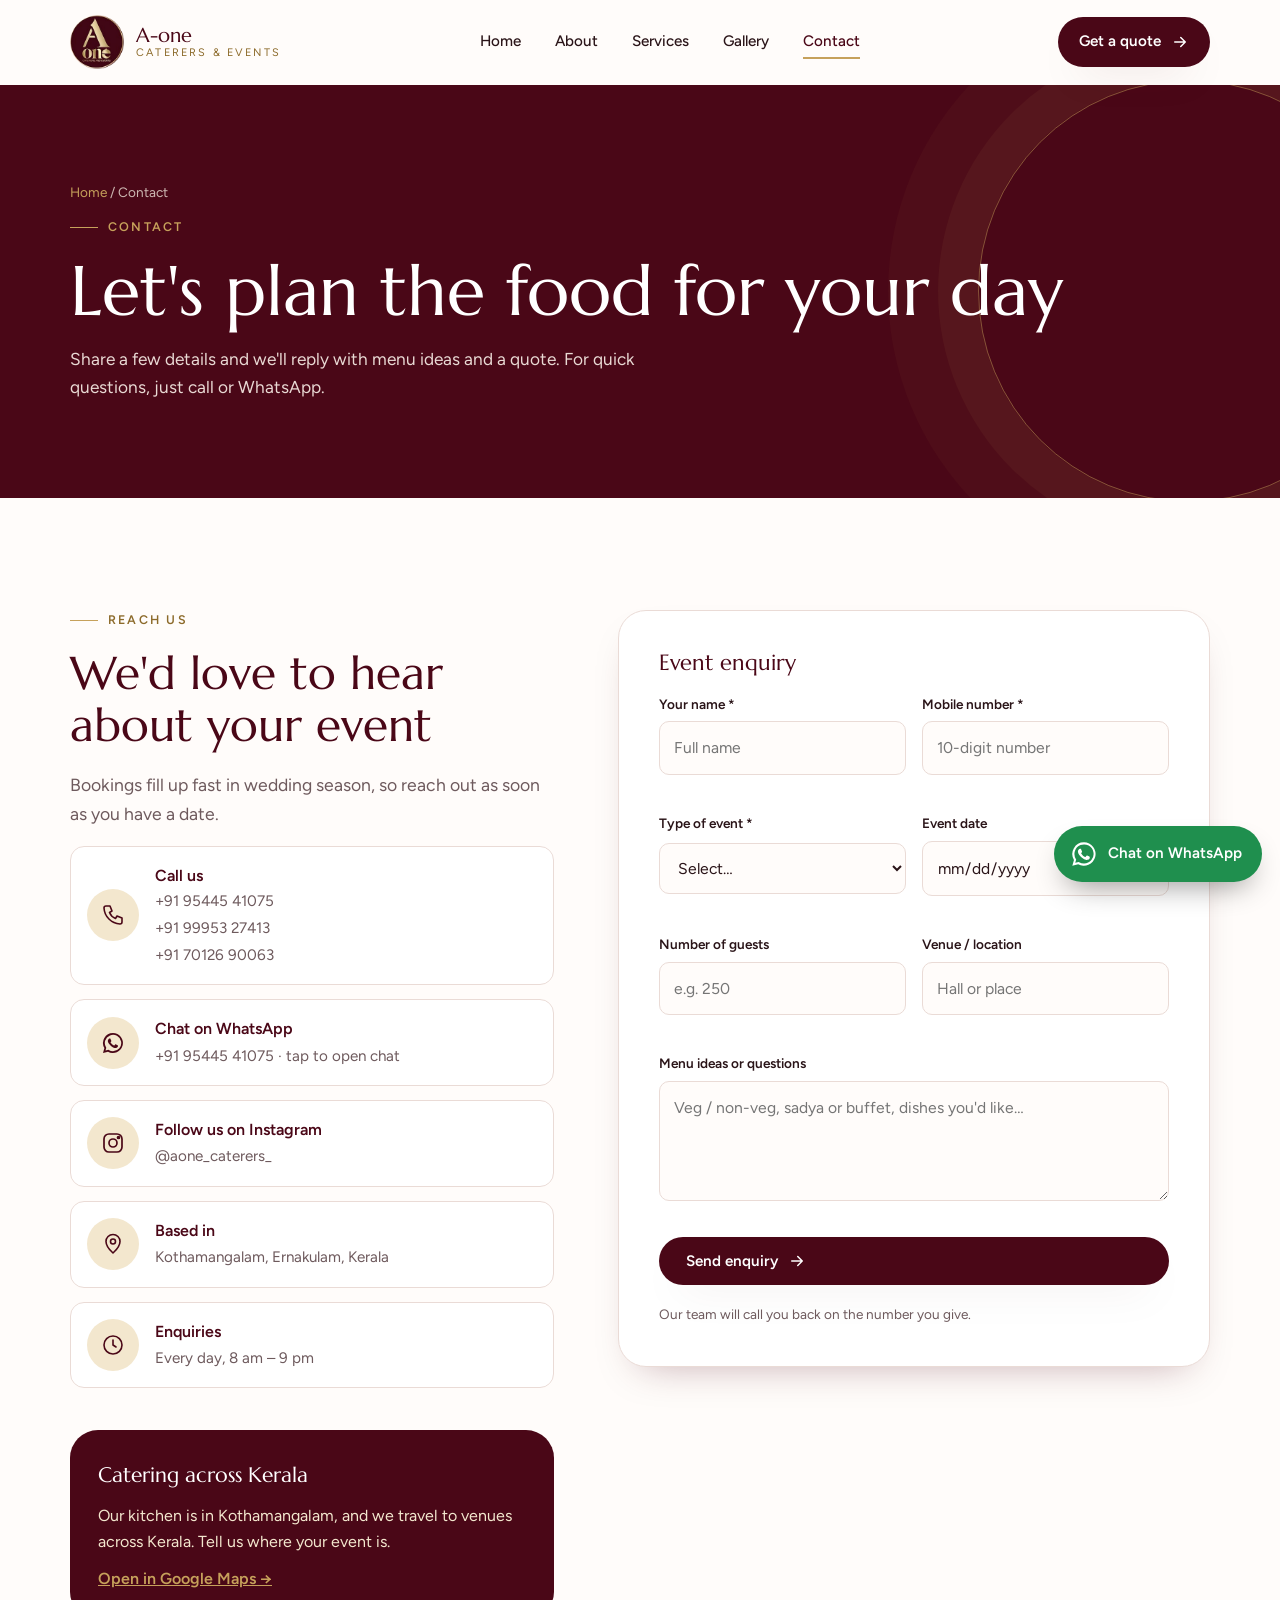
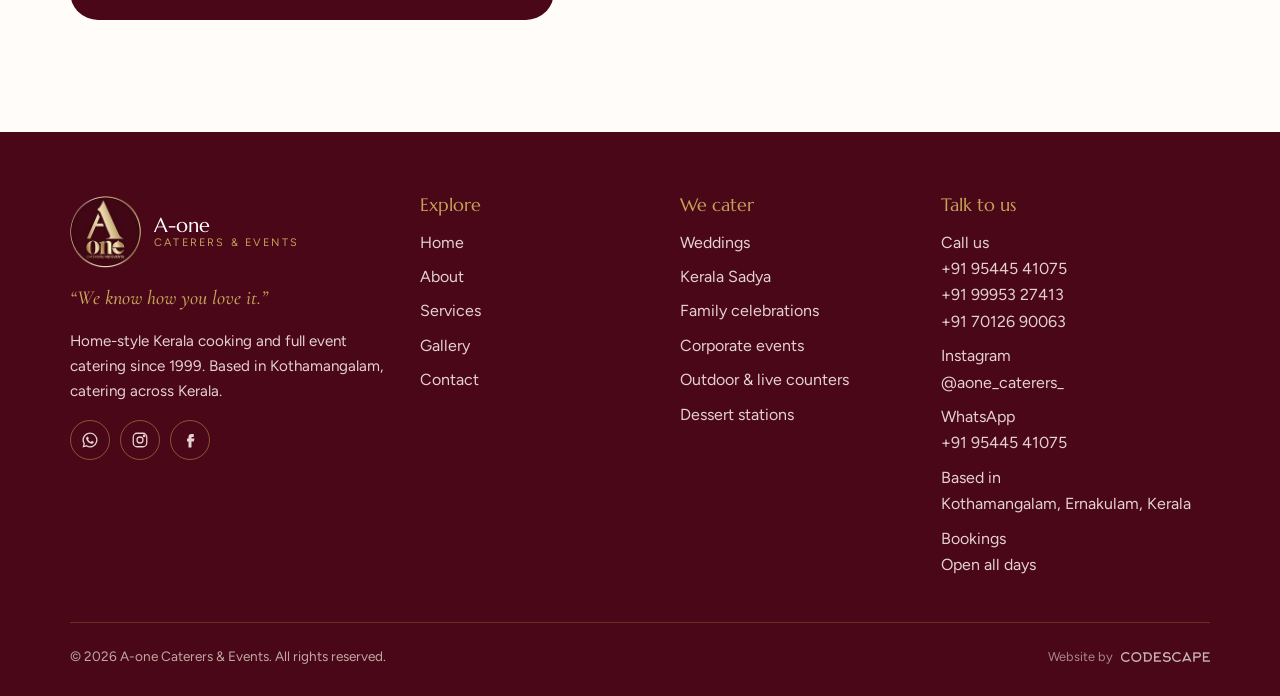
<file: contact.html>
<!doctype html>
<html lang="en">
<head>
<meta charset="utf-8">
<meta name="viewport" content="width=device-width, initial-scale=1, viewport-fit=cover">
<title>Contact · A-one Caterers</title>
<meta name="claude:viewport-fit-sides" content="cover">
<meta name="description" content="Get a catering quote from A-one Caterers. Call +91 95445 41075, +91 99953 27413 or +91 70126 90063, or chat on WhatsApp.">
<link rel="icon" type="image/png" href="assets/img/favicon.png">
<link rel="preconnect" href="https://fonts.googleapis.com">
<link rel="preconnect" href="https://fonts.gstatic.com" crossorigin>
<link rel="stylesheet" href="https://fonts.googleapis.com/css2?family=Cormorant+Garamond:ital,wght@1,500;1,600&family=Figtree:wght@400;500;600&family=Marcellus&display=swap">
<link rel="stylesheet" href="assets/css/style.css">
</head>
<body>
<header class="site-header">
  <div class="wrap nav">
    <a class="brand" href="index.html" aria-label="A-one Caterers and Events home">
      <img src="assets/img/aone-logo.png" alt="A-one Caterers and Events logo" width="54" height="54">
      <span class="brand-text"><b>A-one</b><small>Caterers &amp; Events</small></span>
    </a>
    <nav aria-label="Main">
      <ul class="menu" id="menu"><li><a href="index.html">Home</a></li><li><a href="about.html">About</a></li><li><a href="services.html">Services</a></li><li><a href="gallery.html">Gallery</a></li><li><a href="contact.html" aria-current="page">Contact</a></li><li class="menu-cta"><a href="contact.html">Get a quote</a></li></ul>
    </nav>
    <a class="btn btn-primary nav-cta" href="contact.html">Get a quote <svg viewBox="0 0 24 24" fill="none" stroke="currentColor" stroke-width="2" stroke-linecap="round" stroke-linejoin="round"><path d="M5 12h14M13 6l6 6-6 6"/></svg></a>
    <button class="burger" aria-label="Open menu" aria-expanded="false" aria-controls="menu"><span></span></button>
  </div>
</header>
<div class="scrim"></div>
<main class="page-in"><section class="page-hero">
  <div class="wrap">
    <div class="crumbs"><a href="index.html">Home</a> / Contact</div>
    <span class="eyebrow">Contact</span>
    <h1>Let's plan the food for your day</h1>
    <p>Share a few details and we'll reply with menu ideas and a quote. For quick questions, just call or WhatsApp.</p>
  </div>
</section>
<section class="section"><div class="wrap contact-grid">
  <div class="stack" data-reveal>
    <span class="eyebrow">Reach us</span>
    <h2>We'd love to hear about your event</h2>
    <p class="lead">Bookings fill up fast in wedding season, so reach out as soon as you have a date.</p>
    <div class="info">
      <div class="info-item"><div class="icon"><svg viewBox="0 0 24 24" fill="none" stroke="currentColor" stroke-width="1.6" stroke-linecap="round" stroke-linejoin="round"><path d="M5 3h4l2 5-2.5 1.5a11 11 0 0 0 6 6L16 13l5 2v4a2 2 0 0 1-2 2A17 17 0 0 1 3 5a2 2 0 0 1 2-2Z"/></svg></div><div><b>Call us</b><span class="phones"><a href="tel:+919544541075">+91 95445 41075</a><a href="tel:+919995327413">+91 99953 27413</a><a href="tel:+917012690063">+91 70126 90063</a></span></div></div>
      <div class="info-item"><div class="icon"><svg viewBox="0 0 24 24" fill="currentColor"><path d="M12 2a10 10 0 0 0-8.6 15.1L2 22l5-1.3A10 10 0 1 0 12 2Zm0 18.2a8.2 8.2 0 0 1-4.2-1.2l-.3-.2-3 .8.8-2.9-.2-.3A8.2 8.2 0 1 1 12 20.2Zm4.5-6.1c-.2-.1-1.5-.7-1.7-.8s-.4-.1-.6.1-.7.8-.8 1-.3.2-.5.1a6.7 6.7 0 0 1-3.3-2.9c-.3-.4.2-.4.7-1.4a.5.5 0 0 0 0-.4l-.8-1.8c-.2-.5-.4-.4-.6-.4h-.5a.9.9 0 0 0-.7.3 2.8 2.8 0 0 0-.9 2.1 4.9 4.9 0 0 0 1 2.6 11.2 11.2 0 0 0 4.3 3.8c1.6.7 2.2.7 3 .6a2.6 2.6 0 0 0 1.7-1.2 2.1 2.1 0 0 0 .1-1.2c0-.2-.2-.3-.4-.4Z"/></svg></div><div><b>Chat on WhatsApp</b><a href="https://wa.me/919544541075" target="_blank" rel="noopener">+91 95445 41075 · tap to open chat</a></div></div>
      <div class="info-item"><div class="icon"><svg viewBox="0 0 24 24" fill="none" stroke="currentColor" stroke-width="1.7"><rect x="3" y="3" width="18" height="18" rx="5"/><circle cx="12" cy="12" r="4"/><circle cx="17.5" cy="6.5" r="1" fill="currentColor"/></svg></div><div><b>Follow us on Instagram</b><a href="https://www.instagram.com/aone_caterers_/" target="_blank" rel="noopener">@aone_caterers_</a></div></div>
      <div class="info-item"><div class="icon"><svg viewBox="0 0 24 24" fill="none" stroke="currentColor" stroke-width="1.6" stroke-linecap="round" stroke-linejoin="round"><path d="M12 21s-7-6.2-7-11.5a7 7 0 0 1 14 0C19 14.8 12 21 12 21Z"/><circle cx="12" cy="9.5" r="2.5"/></svg></div><div><b>Based in</b><span>Kothamangalam, Ernakulam, Kerala</span></div></div>
      <div class="info-item"><div class="icon"><svg viewBox="0 0 24 24" fill="none" stroke="currentColor" stroke-width="1.6" stroke-linecap="round" stroke-linejoin="round"><circle cx="12" cy="12" r="9"/><path d="M12 7v5l3 2"/></svg></div><div><b>Enquiries</b><span>Every day, 8 am – 9 pm</span></div></div>
    </div>
    <div class="map-card"><b style="font-family:var(--f-display);font-weight:400;font-size:1.3rem;color:#fff">Catering across Kerala</b><span>Our kitchen is in Kothamangalam, and we travel to venues across Kerala. Tell us where your event is.</span><a href="https://maps.google.com/?q=Kothamangalam,Kerala" target="_blank" rel="noopener">Open in Google Maps →</a></div>
  </div>
  <form class="form" id="enquiry" novalidate data-reveal="120">
    <h3>Event enquiry</h3>
    <div class="row">
      <div class="field"><label for="name">Your name *</label><input id="name" name="name" autocomplete="name" placeholder="Full name"><span class="err"></span></div>
      <div class="field"><label for="phone">Mobile number *</label><input id="phone" name="phone" type="tel" autocomplete="tel" placeholder="10-digit number"><span class="err"></span></div>
    </div>
    <div class="row">
      <div class="field"><label for="event">Type of event *</label><select id="event" name="event"><option value="">Select…</option><option>Wedding</option><option>Reception</option><option>Engagement</option><option>Baptism / First Communion</option><option>Birthday</option><option>House-warming</option><option>Sadya / Festival</option><option>Corporate event</option><option>Other</option></select><span class="err"></span></div>
      <div class="field"><label for="date">Event date</label><input id="date" name="date" type="date"><span class="err"></span></div>
    </div>
    <div class="row">
      <div class="field"><label for="guests">Number of guests</label><input id="guests" name="guests" type="number" min="10" placeholder="e.g. 250"><span class="err"></span></div>
      <div class="field"><label for="venue">Venue / location</label><input id="venue" name="venue" placeholder="Hall or place"><span class="err"></span></div>
    </div>
    <div class="field"><label for="message">Menu ideas or questions</label><textarea id="message" name="message" placeholder="Veg / non-veg, sadya or buffet, dishes you'd like…"></textarea><span class="err"></span></div>
    <div class="hp" aria-hidden="true"><label for="website">Leave this empty</label><input id="website" name="website" tabindex="-1" autocomplete="off"></div>
    <button class="btn btn-primary" id="f-submit" type="submit">Send enquiry <svg viewBox="0 0 24 24" fill="none" stroke="currentColor" stroke-width="2" stroke-linecap="round" stroke-linejoin="round"><path d="M5 12h14M13 6l6 6-6 6"/></svg></button>
    <p class="form-note" id="f-status" role="status">Our team will call you back on the number you give.</p>
    <div class="form-done" id="form-done" hidden><b>Thank you. We've received your enquiry.</b><br>We'll call you soon to talk about the menu. For a faster reply, <a href="#" target="_blank" rel="noopener">send it on WhatsApp too →</a></div>
  </form>
</div></section>
</main>
<footer class="site-footer">
  <div class="wrap">
    <div class="foot">
      <div>
        <a class="brand" href="index.html"><img src="assets/img/aone-logo.png" alt="" width="72" height="72"><span class="brand-text"><b>A-one</b><small>Caterers &amp; Events</small></span></a>
        <p class="script">“We know how you love it.”</p>
        <p>Home-style Kerala cooking and full event catering since 1999. Based in Kothamangalam, catering across Kerala.</p>
        <div class="social">
          <a href="https://wa.me/919544541075" target="_blank" rel="noopener" aria-label="WhatsApp"><svg viewBox="0 0 24 24" fill="currentColor"><path d="M12 2a10 10 0 0 0-8.6 15.1L2 22l5-1.3A10 10 0 1 0 12 2Zm0 18.2a8.2 8.2 0 0 1-4.2-1.2l-.3-.2-3 .8.8-2.9-.2-.3A8.2 8.2 0 1 1 12 20.2Zm4.5-6.1c-.2-.1-1.5-.7-1.7-.8s-.4-.1-.6.1-.7.8-.8 1-.3.2-.5.1a6.7 6.7 0 0 1-3.3-2.9c-.3-.4.2-.4.7-1.4a.5.5 0 0 0 0-.4l-.8-1.8c-.2-.5-.4-.4-.6-.4h-.5a.9.9 0 0 0-.7.3 2.8 2.8 0 0 0-.9 2.1 4.9 4.9 0 0 0 1 2.6 11.2 11.2 0 0 0 4.3 3.8c1.6.7 2.2.7 3 .6a2.6 2.6 0 0 0 1.7-1.2 2.1 2.1 0 0 0 .1-1.2c0-.2-.2-.3-.4-.4Z"/></svg></a>
          <a href="https://www.instagram.com/aone_caterers_/" target="_blank" rel="noopener" aria-label="Instagram @aone_caterers_"><svg viewBox="0 0 24 24" fill="none" stroke="currentColor" stroke-width="1.7"><rect x="3" y="3" width="18" height="18" rx="5"/><circle cx="12" cy="12" r="4"/><circle cx="17.5" cy="6.5" r="1" fill="currentColor"/></svg></a>
          <a href="#" aria-label="Facebook"><svg viewBox="0 0 24 24" fill="currentColor"><path d="M14 8h3V4h-3a4 4 0 0 0-4 4v2H8v4h2v8h4v-8h3l1-4h-4V8.5a.5.5 0 0 1 .5-.5Z"/></svg></a>
        </div>
      </div>
      <div><h4>Explore</h4><ul><li><a href="index.html">Home</a></li><li><a href="about.html">About</a></li><li><a href="services.html">Services</a></li><li><a href="gallery.html">Gallery</a></li><li><a href="contact.html">Contact</a></li></ul></div>
      <div><h4>We cater</h4><ul><li><a href="services.html#weddings">Weddings</a></li><li><a href="services.html#sadya">Kerala Sadya</a></li><li><a href="services.html#celebrations">Family celebrations</a></li><li><a href="services.html#corporate">Corporate events</a></li><li><a href="services.html#outdoor">Outdoor &amp; live counters</a></li><li><a href="services.html#desserts">Dessert stations</a></li></ul></div>
      <div><h4>Talk to us</h4><ul>
        <li><span>Call us</span><br><a href="tel:+919544541075">+91 95445 41075</a><br><a href="tel:+919995327413">+91 99953 27413</a><br><a href="tel:+917012690063">+91 70126 90063</a></li><li><span>Instagram</span><br><a href="https://www.instagram.com/aone_caterers_/" target="_blank" rel="noopener">@aone_caterers_</a></li><li><span>WhatsApp</span><br><a href="https://wa.me/919544541075" target="_blank" rel="noopener">+91 95445 41075</a></li>
        <li><span>Based in</span><br>Kothamangalam, Ernakulam, Kerala</li>
        <li><span>Bookings</span><br>Open all days</li>
      </ul></div>
    </div>
    <div class="copy"><span>© <span data-year>2026</span> A-one Caterers &amp; Events. All rights reserved.</span><a class="credit" href="https://thecodescape.in/?utm_source=aonecaters&amp;utm_medium=footer" target="_blank" rel="noopener" aria-label="Website by Codescape"><span>Website by</span><img src="assets/img/codescape-wordmark.png" alt="Codescape" width="89" height="10"></a></div>
  </div>
</footer>
<a class="wa" href="https://wa.me/919544541075?text=Hi%20A-one%20Caterers%2C%20I%27d%20like%20to%20know%20more%20about%20your%20catering." target="_blank" rel="noopener" aria-label="Chat on WhatsApp"><svg viewBox="0 0 24 24" fill="currentColor"><path d="M12 2a10 10 0 0 0-8.6 15.1L2 22l5-1.3A10 10 0 1 0 12 2Zm0 18.2a8.2 8.2 0 0 1-4.2-1.2l-.3-.2-3 .8.8-2.9-.2-.3A8.2 8.2 0 1 1 12 20.2Zm4.5-6.1c-.2-.1-1.5-.7-1.7-.8s-.4-.1-.6.1-.7.8-.8 1-.3.2-.5.1a6.7 6.7 0 0 1-3.3-2.9c-.3-.4.2-.4.7-1.4a.5.5 0 0 0 0-.4l-.8-1.8c-.2-.5-.4-.4-.6-.4h-.5a.9.9 0 0 0-.7.3 2.8 2.8 0 0 0-.9 2.1 4.9 4.9 0 0 0 1 2.6 11.2 11.2 0 0 0 4.3 3.8c1.6.7 2.2.7 3 .6a2.6 2.6 0 0 0 1.7-1.2 2.1 2.1 0 0 0 .1-1.2c0-.2-.2-.3-.4-.4Z"/></svg><span>Chat on WhatsApp</span></a>
<script src="assets/js/main.js"></script>
</body>
</html>
</file>
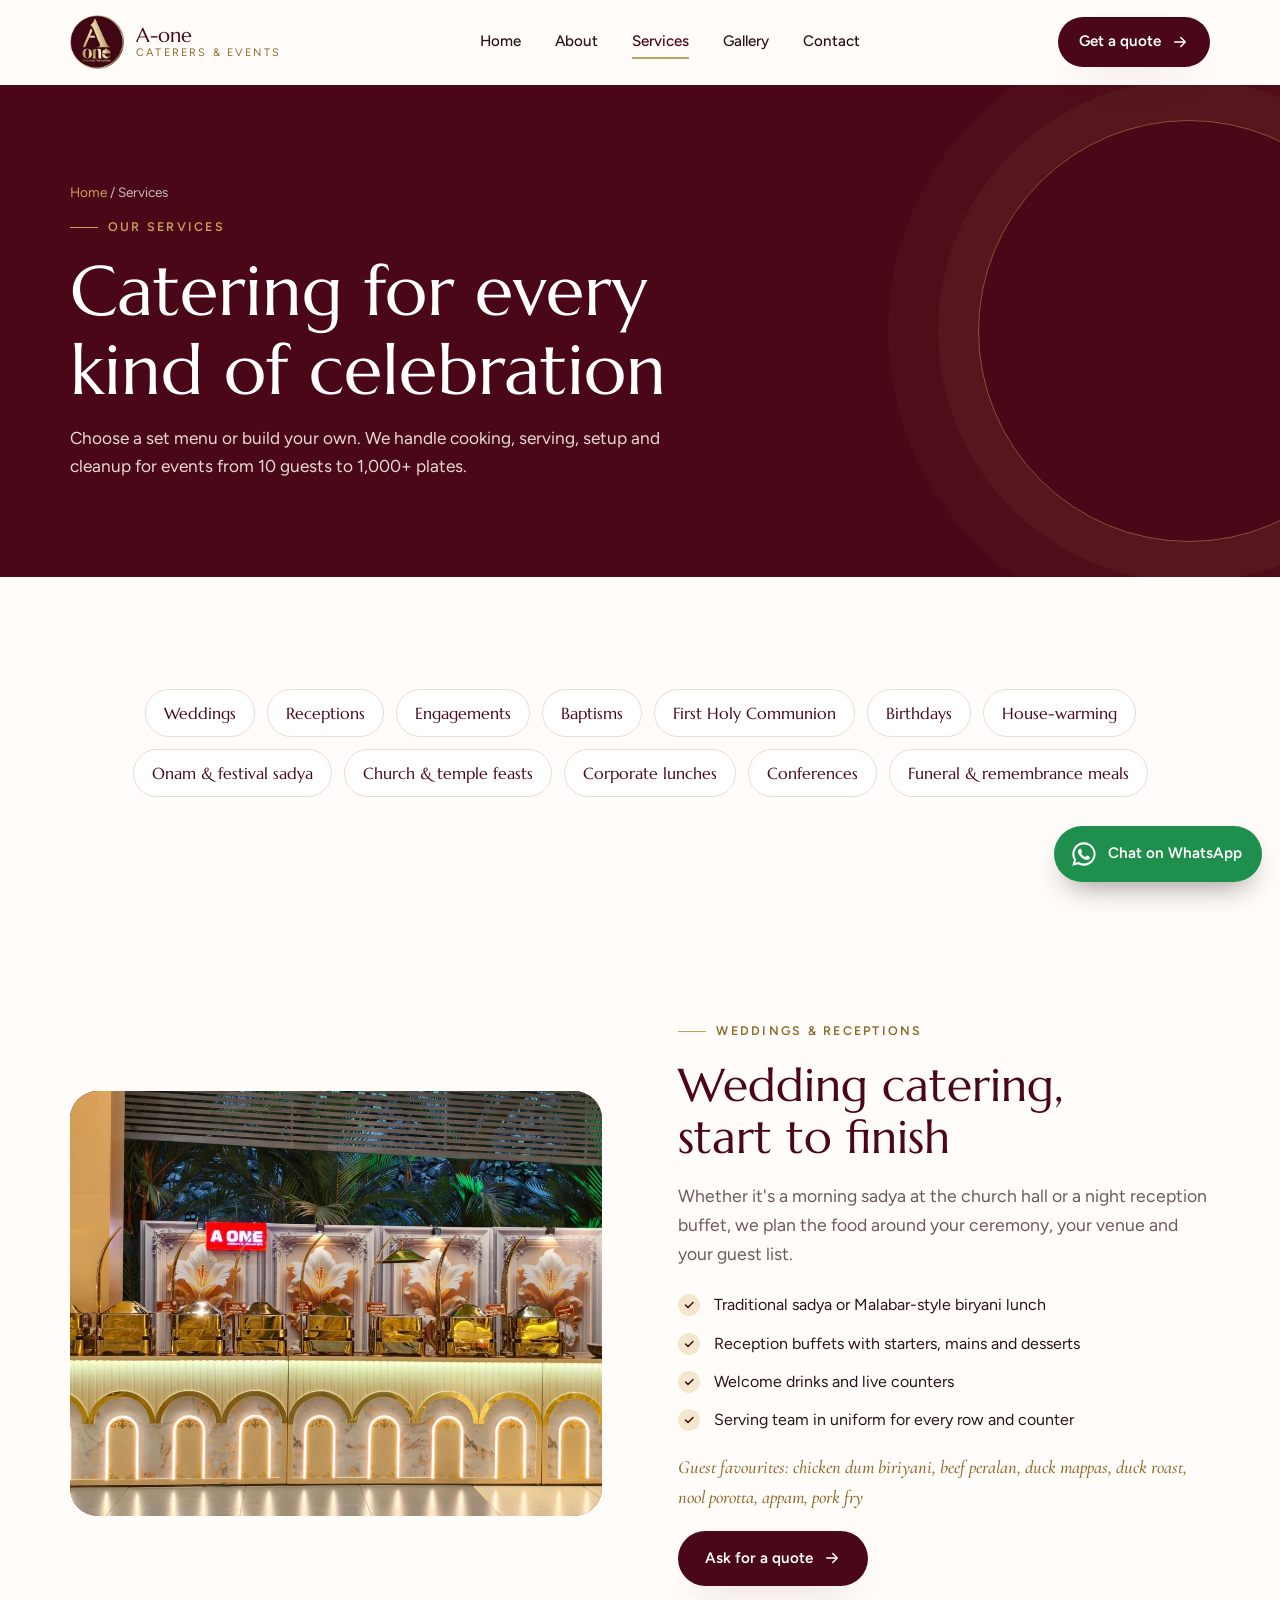
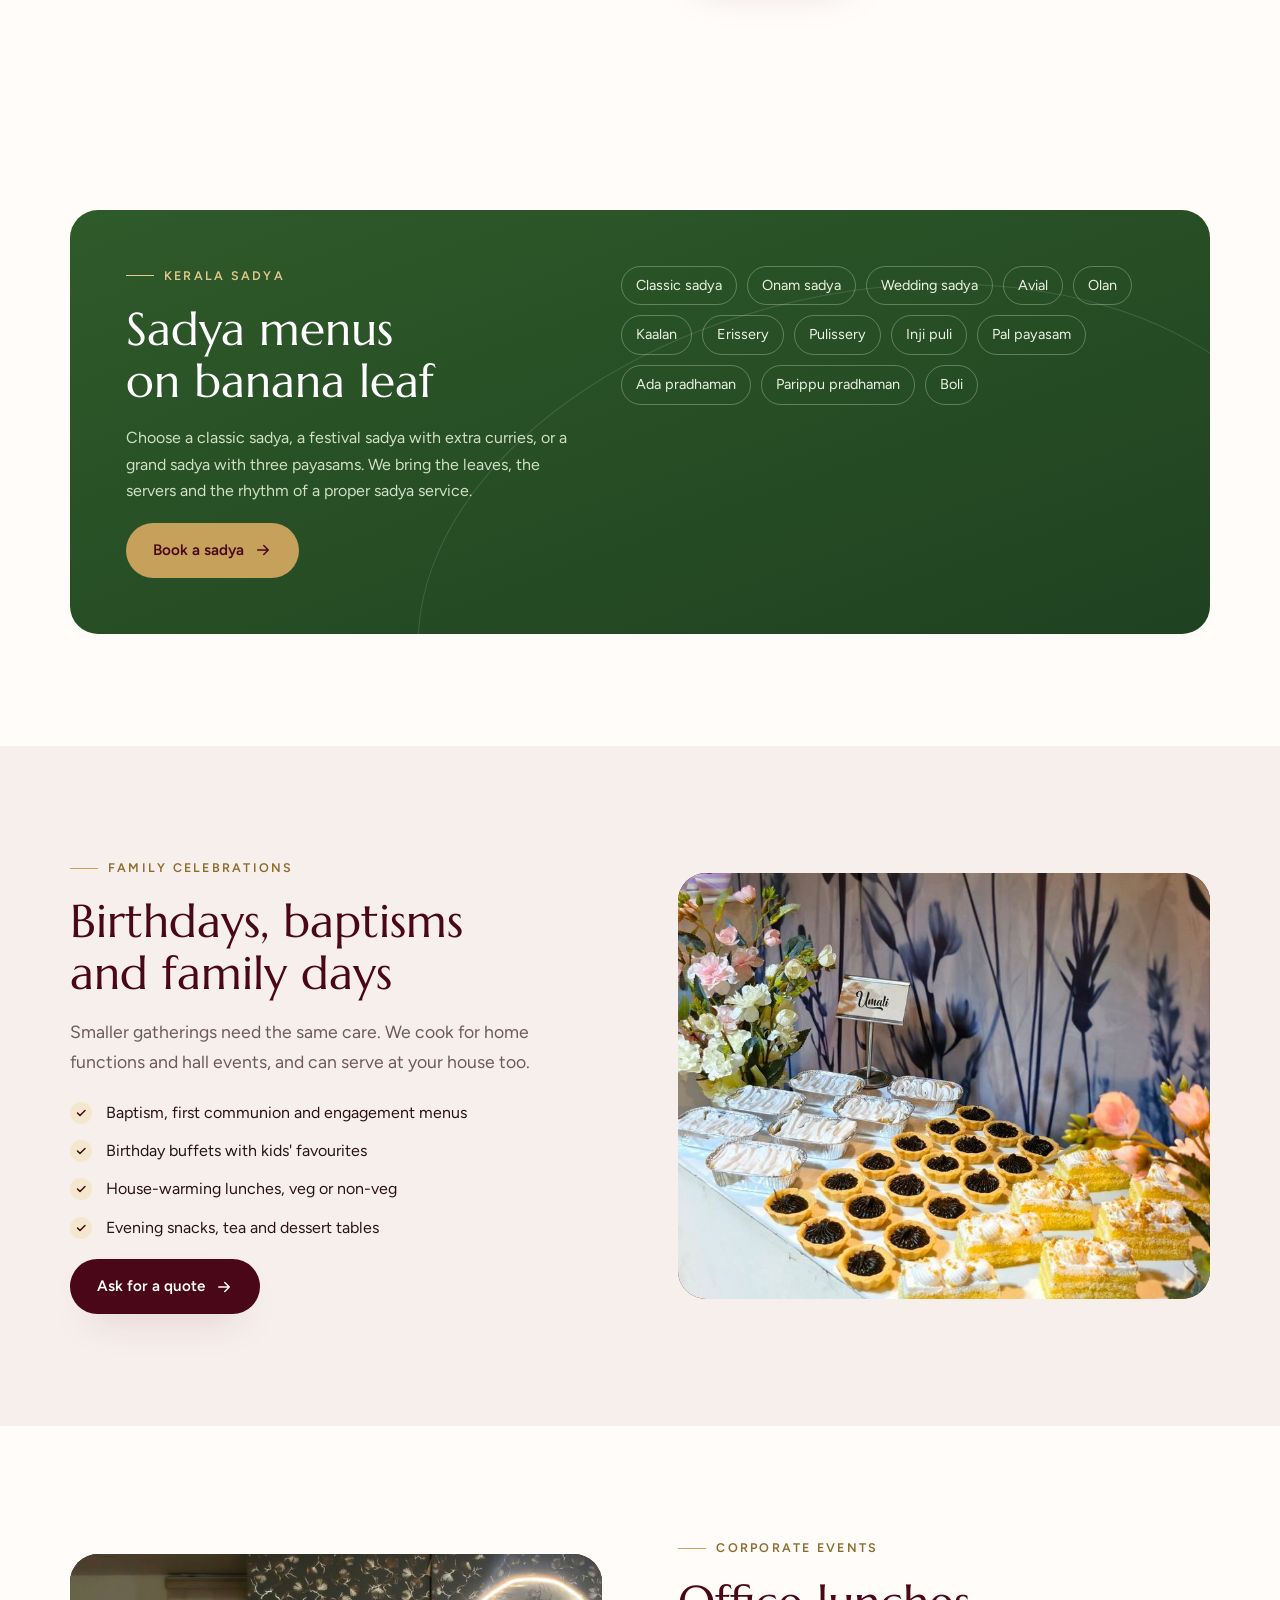
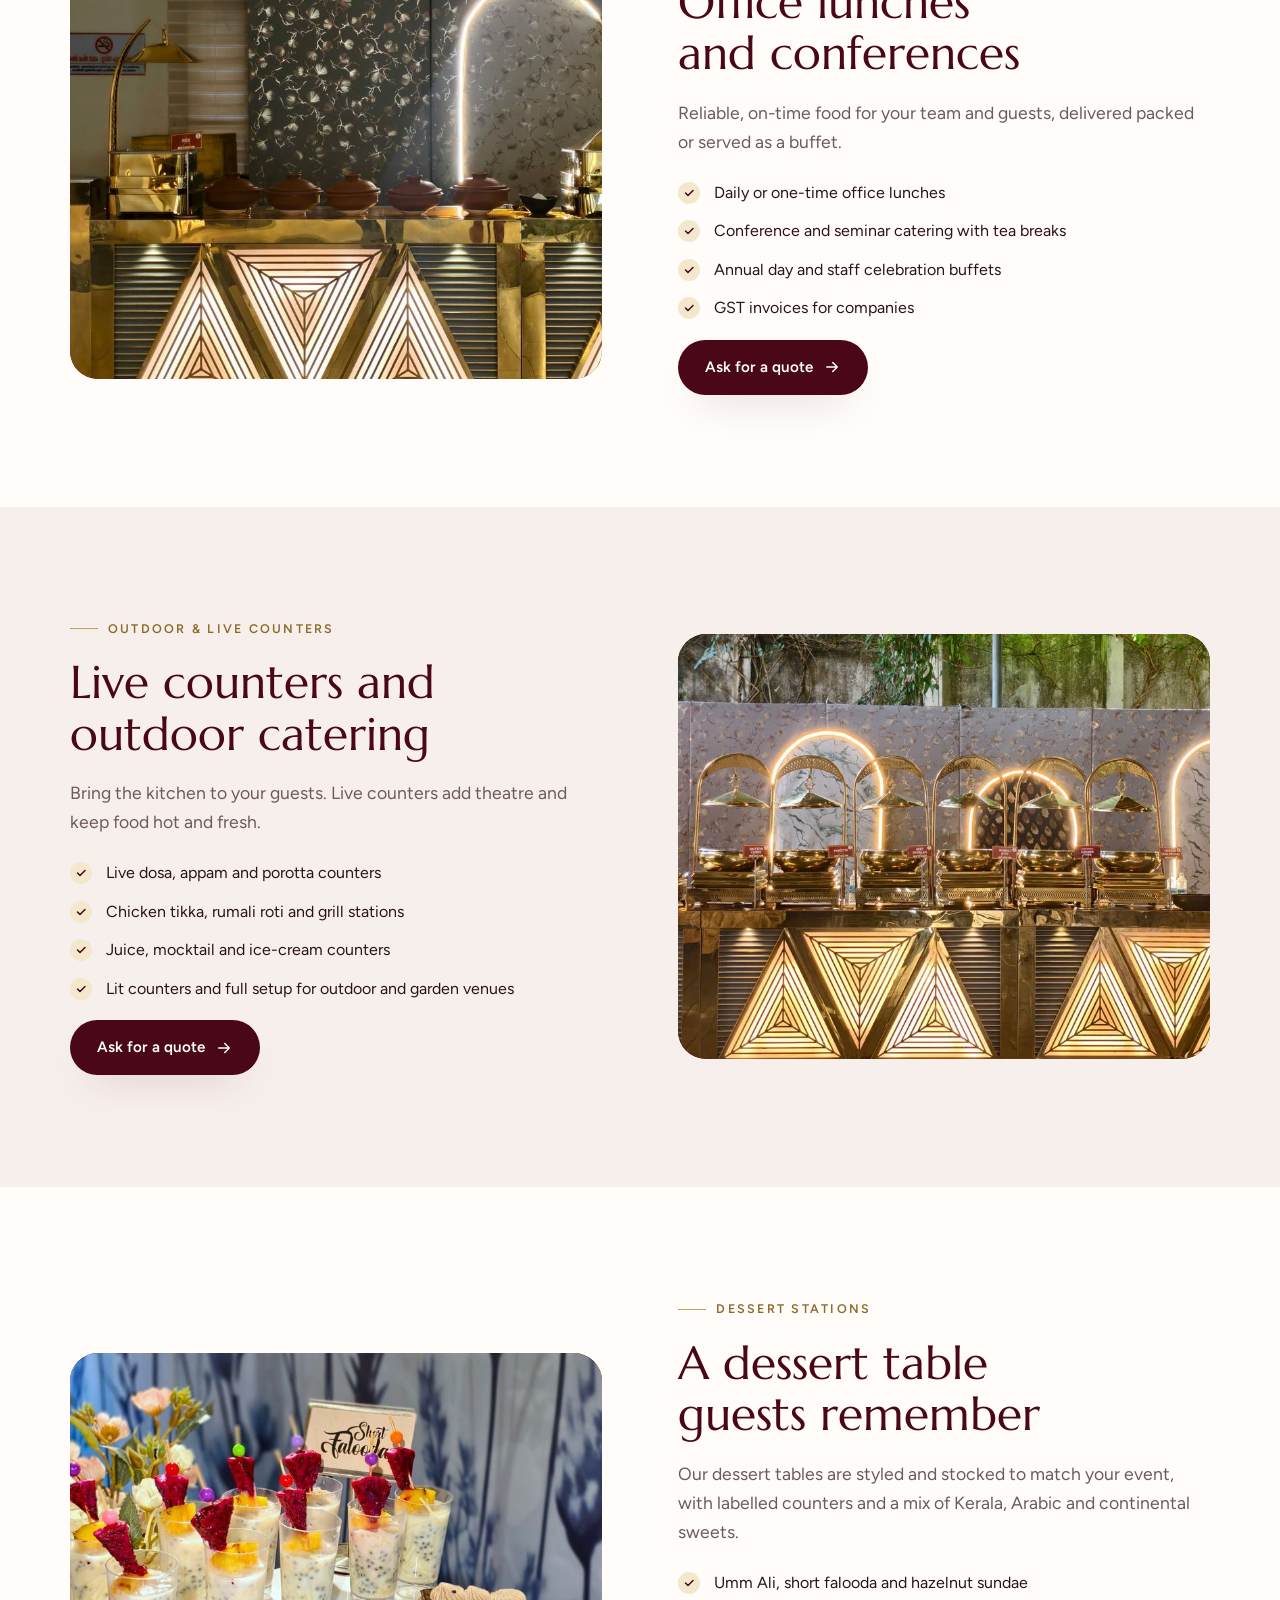
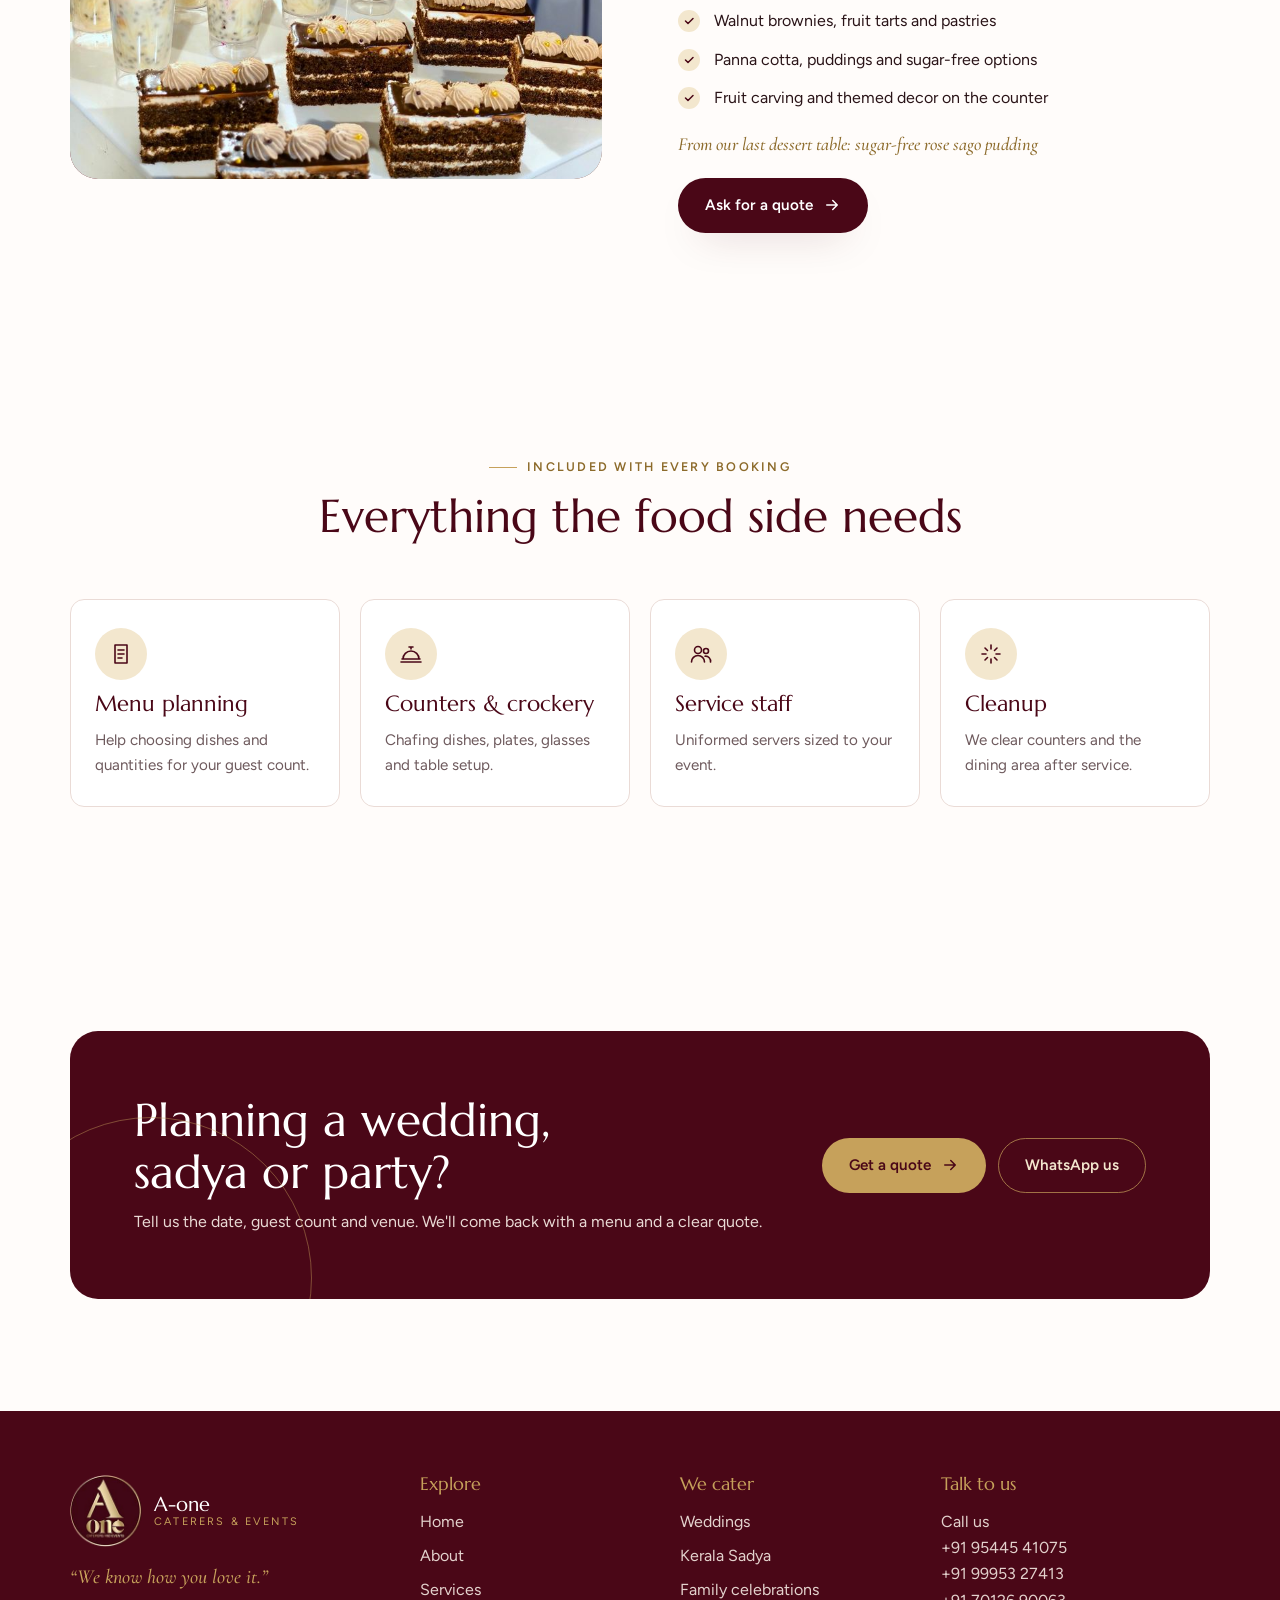
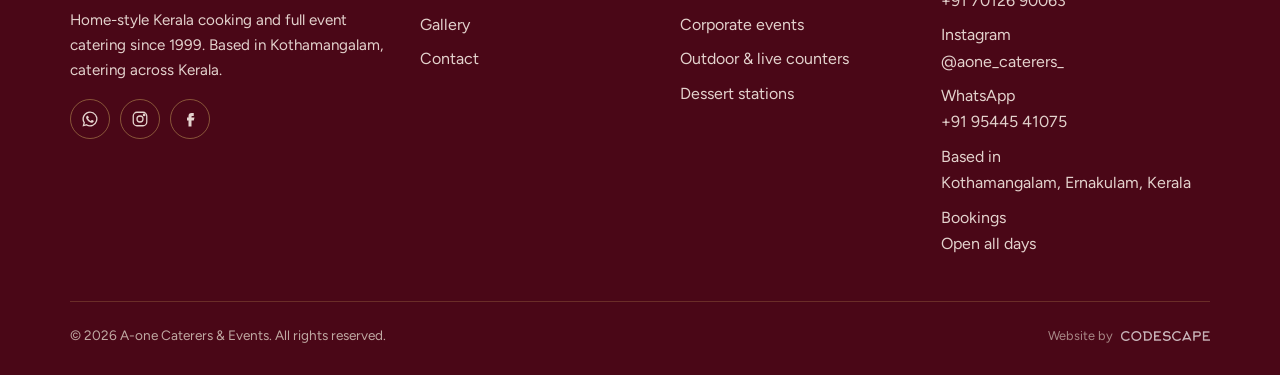
<file: services.html>
<!doctype html>
<html lang="en">
<head>
<meta charset="utf-8">
<meta name="viewport" content="width=device-width, initial-scale=1, viewport-fit=cover">
<title>Services · A-one Caterers</title>
<meta name="claude:viewport-fit-sides" content="cover">
<meta name="description" content="Wedding catering, Kerala sadya, family celebrations, corporate events and live counters.">
<link rel="icon" type="image/png" href="assets/img/favicon.png">
<link rel="preconnect" href="https://fonts.googleapis.com">
<link rel="preconnect" href="https://fonts.gstatic.com" crossorigin>
<link rel="stylesheet" href="https://fonts.googleapis.com/css2?family=Cormorant+Garamond:ital,wght@1,500;1,600&family=Figtree:wght@400;500;600&family=Marcellus&display=swap">
<link rel="stylesheet" href="assets/css/style.css">
</head>
<body>
<header class="site-header">
  <div class="wrap nav">
    <a class="brand" href="index.html" aria-label="A-one Caterers and Events home">
      <img src="assets/img/aone-logo.png" alt="A-one Caterers and Events logo" width="54" height="54">
      <span class="brand-text"><b>A-one</b><small>Caterers &amp; Events</small></span>
    </a>
    <nav aria-label="Main">
      <ul class="menu" id="menu"><li><a href="index.html">Home</a></li><li><a href="about.html">About</a></li><li><a href="services.html" aria-current="page">Services</a></li><li><a href="gallery.html">Gallery</a></li><li><a href="contact.html">Contact</a></li><li class="menu-cta"><a href="contact.html">Get a quote</a></li></ul>
    </nav>
    <a class="btn btn-primary nav-cta" href="contact.html">Get a quote <svg viewBox="0 0 24 24" fill="none" stroke="currentColor" stroke-width="2" stroke-linecap="round" stroke-linejoin="round"><path d="M5 12h14M13 6l6 6-6 6"/></svg></a>
    <button class="burger" aria-label="Open menu" aria-expanded="false" aria-controls="menu"><span></span></button>
  </div>
</header>
<div class="scrim"></div>
<main class="page-in"><section class="page-hero">
  <div class="wrap">
    <div class="crumbs"><a href="index.html">Home</a> / Services</div>
    <span class="eyebrow">Our services</span>
    <h1>Catering for every kind of celebration</h1>
    <p>Choose a set menu or build your own. We handle cooking, serving, setup and cleanup for events from 10 guests to 1,000+ plates.</p>
  </div>
</section>
<section class="section"><div class="wrap">
  <div class="occasions" data-reveal>
    <span>Weddings</span><span>Receptions</span><span>Engagements</span><span>Baptisms</span><span>First Holy Communion</span><span>Birthdays</span><span>House-warming</span><span>Onam &amp; festival sadya</span><span>Church &amp; temple feasts</span><span>Corporate lunches</span><span>Conferences</span><span>Funeral &amp; remembrance meals</span>
  </div>
</div></section>
<section class="section" id="weddings"><div class="wrap split">
  <div data-reveal><div class="media " data-label="Wedding catering, start to finish"><img src="assets/img/events/buffet-line-wide.jpg" alt="Wedding catering, start to finish" loading="lazy" decoding="async" style="object-position:50% 62%"></div></div>
  <div class="stack" data-reveal="120"><span class="eyebrow">Weddings &amp; receptions</span><h2>Wedding catering, start to finish</h2><p class="lead">Whether it's a morning sadya at the church hall or a night reception buffet, we plan the food around your ceremony, your venue and your guest list.</p><ul class="checks"><li>Traditional sadya or Malabar-style biryani lunch</li><li>Reception buffets with starters, mains and desserts</li><li>Welcome drinks and live counters</li><li>Serving team in uniform for every row and counter</li></ul><p class="script" style="font-size:1.15rem">Guest favourites: chicken dum biriyani, beef peralan, duck mappas, duck roast, nool porotta, appam, pork fry</p><div><a class="btn btn-primary" href="contact.html">Ask for a quote <svg viewBox="0 0 24 24" fill="none" stroke="currentColor" stroke-width="2" stroke-linecap="round" stroke-linejoin="round"><path d="M5 12h14M13 6l6 6-6 6"/></svg></a></div></div>
</div></section><section class="section" id="sadya"><div class="wrap">
  <div class="leaf" data-reveal>
    <div class="stack"><span class="eyebrow">Kerala Sadya</span><h2>Sadya menus on banana leaf</h2><p>Choose a classic sadya, a festival sadya with extra curries, or a grand sadya with three payasams. We bring the leaves, the servers and the rhythm of a proper sadya service.</p><div><a class="btn btn-gold" href="contact.html">Book a sadya <svg viewBox="0 0 24 24" fill="none" stroke="currentColor" stroke-width="2" stroke-linecap="round" stroke-linejoin="round"><path d="M5 12h14M13 6l6 6-6 6"/></svg></a></div></div>
    <ul class="dishes"><li>Classic sadya</li><li>Onam sadya</li><li>Wedding sadya</li><li>Avial</li><li>Olan</li><li>Kaalan</li><li>Erissery</li><li>Pulissery</li><li>Inji puli</li><li>Pal payasam</li><li>Ada pradhaman</li><li>Parippu pradhaman</li><li>Boli</li></ul>
  </div>
</div></section><section class="section band" id="celebrations"><div class="wrap split rev">
  <div data-reveal><div class="media " data-label="Birthdays, baptisms and family days"><img src="assets/img/events/dessert-umali-table.jpg" alt="Birthdays, baptisms and family days" loading="lazy" decoding="async" style="object-position:50% 62%"></div></div>
  <div class="stack" data-reveal="120"><span class="eyebrow">Family celebrations</span><h2>Birthdays, baptisms and family days</h2><p class="lead">Smaller gatherings need the same care. We cook for home functions and hall events, and can serve at your house too.</p><ul class="checks"><li>Baptism, first communion and engagement menus</li><li>Birthday buffets with kids' favourites</li><li>House-warming lunches, veg or non-veg</li><li>Evening snacks, tea and dessert tables</li></ul><div><a class="btn btn-primary" href="contact.html">Ask for a quote <svg viewBox="0 0 24 24" fill="none" stroke="currentColor" stroke-width="2" stroke-linecap="round" stroke-linejoin="round"><path d="M5 12h14M13 6l6 6-6 6"/></svg></a></div></div>
</div></section><section class="section" id="corporate"><div class="wrap split">
  <div data-reveal><div class="media " data-label="Office lunches and conferences"><img src="assets/img/events/clay-pot-counter.jpg" alt="Office lunches and conferences" loading="lazy" decoding="async" style="object-position:50% 62%"></div></div>
  <div class="stack" data-reveal="120"><span class="eyebrow">Corporate events</span><h2>Office lunches and conferences</h2><p class="lead">Reliable, on-time food for your team and guests, delivered packed or served as a buffet.</p><ul class="checks"><li>Daily or one-time office lunches</li><li>Conference and seminar catering with tea breaks</li><li>Annual day and staff celebration buffets</li><li>GST invoices for companies</li></ul><div><a class="btn btn-primary" href="contact.html">Ask for a quote <svg viewBox="0 0 24 24" fill="none" stroke="currentColor" stroke-width="2" stroke-linecap="round" stroke-linejoin="round"><path d="M5 12h14M13 6l6 6-6 6"/></svg></a></div></div>
</div></section><section class="section band" id="outdoor"><div class="wrap split rev">
  <div data-reveal><div class="media " data-label="Live counters and outdoor catering"><img src="assets/img/events/outdoor-buffet-arches.jpg" alt="Live counters and outdoor catering" loading="lazy" decoding="async" style="object-position:50% 62%"></div></div>
  <div class="stack" data-reveal="120"><span class="eyebrow">Outdoor &amp; live counters</span><h2>Live counters and outdoor catering</h2><p class="lead">Bring the kitchen to your guests. Live counters add theatre and keep food hot and fresh.</p><ul class="checks"><li>Live dosa, appam and porotta counters</li><li>Chicken tikka, rumali roti and grill stations</li><li>Juice, mocktail and ice-cream counters</li><li>Lit counters and full setup for outdoor and garden venues</li></ul><div><a class="btn btn-primary" href="contact.html">Ask for a quote <svg viewBox="0 0 24 24" fill="none" stroke="currentColor" stroke-width="2" stroke-linecap="round" stroke-linejoin="round"><path d="M5 12h14M13 6l6 6-6 6"/></svg></a></div></div>
</div></section><section class="section" id="desserts"><div class="wrap split">
  <div data-reveal><div class="media " data-label="A dessert table guests remember"><img src="assets/img/events/dessert-falooda-cake.jpg" alt="A dessert table guests remember" loading="lazy" decoding="async" style="object-position:50% 62%"></div></div>
  <div class="stack" data-reveal="120"><span class="eyebrow">Dessert stations</span><h2>A dessert table guests remember</h2><p class="lead">Our dessert tables are styled and stocked to match your event, with labelled counters and a mix of Kerala, Arabic and continental sweets.</p><ul class="checks"><li>Umm Ali, short falooda and hazelnut sundae</li><li>Walnut brownies, fruit tarts and pastries</li><li>Panna cotta, puddings and sugar-free options</li><li>Fruit carving and themed decor on the counter</li></ul><p class="script" style="font-size:1.15rem">From our last dessert table: sugar-free rose sago pudding</p><div><a class="btn btn-primary" href="contact.html">Ask for a quote <svg viewBox="0 0 24 24" fill="none" stroke="currentColor" stroke-width="2" stroke-linecap="round" stroke-linejoin="round"><path d="M5 12h14M13 6l6 6-6 6"/></svg></a></div></div>
</div></section><section class="section"><div class="wrap">
  <div class="head center"><span class="eyebrow">Included with every booking</span><h2>Everything the food side needs</h2></div>
  <div class="grid g4">
    <div class="feature" data-reveal><div class="icon"><svg viewBox="0 0 24 24" fill="none" stroke="currentColor" stroke-width="1.6" stroke-linecap="round" stroke-linejoin="round"><path d="M6 3h12v18H6z"/><path d="M9 8h6M9 12h6M9 16h4"/></svg></div><h3>Menu planning</h3><p>Help choosing dishes and quantities for your guest count.</p></div>
    <div class="feature" data-reveal="80"><div class="icon"><svg viewBox="0 0 24 24" fill="none" stroke="currentColor" stroke-width="1.6" stroke-linecap="round" stroke-linejoin="round"><path d="M3 17h18M4 17a8 8 0 0 1 16 0M12 7V5M10 5h4M2 20h20"/></svg></div><h3>Counters &amp; crockery</h3><p>Chafing dishes, plates, glasses and table setup.</p></div>
    <div class="feature" data-reveal="160"><div class="icon"><svg viewBox="0 0 24 24" fill="none" stroke="currentColor" stroke-width="1.6" stroke-linecap="round" stroke-linejoin="round"><circle cx="9" cy="8" r="3.5"/><path d="M2.5 20a6.5 6.5 0 0 1 13 0"/><circle cx="17" cy="9" r="2.5"/><path d="M16 14.2a5 5 0 0 1 5.5 5.8"/></svg></div><h3>Service staff</h3><p>Uniformed servers sized to your event.</p></div>
    <div class="feature" data-reveal="240"><div class="icon"><svg viewBox="0 0 24 24" fill="none" stroke="currentColor" stroke-width="1.6" stroke-linecap="round" stroke-linejoin="round"><path d="M12 3v4M12 17v4M3 12h4M17 12h4M6 6l2.5 2.5M15.5 15.5 18 18M6 18l2.5-2.5M15.5 8.5 18 6"/></svg></div><h3>Cleanup</h3><p>We clear counters and the dining area after service.</p></div>
  </div>
</div></section>
<section class="section"><div class="wrap">
  <div class="cta" data-reveal>
    <div><h2>Planning a wedding, sadya or party?</h2><p>Tell us the date, guest count and venue. We'll come back with a menu and a clear quote.</p></div>
    <div class="actions"><a class="btn btn-gold" href="contact.html">Get a quote <svg viewBox="0 0 24 24" fill="none" stroke="currentColor" stroke-width="2" stroke-linecap="round" stroke-linejoin="round"><path d="M5 12h14M13 6l6 6-6 6"/></svg></a><a class="btn btn-ghost" href="https://wa.me/919544541075" target="_blank" rel="noopener">WhatsApp us</a></div>
  </div>
</div></section>
</main>
<footer class="site-footer">
  <div class="wrap">
    <div class="foot">
      <div>
        <a class="brand" href="index.html"><img src="assets/img/aone-logo.png" alt="" width="72" height="72"><span class="brand-text"><b>A-one</b><small>Caterers &amp; Events</small></span></a>
        <p class="script">“We know how you love it.”</p>
        <p>Home-style Kerala cooking and full event catering since 1999. Based in Kothamangalam, catering across Kerala.</p>
        <div class="social">
          <a href="https://wa.me/919544541075" target="_blank" rel="noopener" aria-label="WhatsApp"><svg viewBox="0 0 24 24" fill="currentColor"><path d="M12 2a10 10 0 0 0-8.6 15.1L2 22l5-1.3A10 10 0 1 0 12 2Zm0 18.2a8.2 8.2 0 0 1-4.2-1.2l-.3-.2-3 .8.8-2.9-.2-.3A8.2 8.2 0 1 1 12 20.2Zm4.5-6.1c-.2-.1-1.5-.7-1.7-.8s-.4-.1-.6.1-.7.8-.8 1-.3.2-.5.1a6.7 6.7 0 0 1-3.3-2.9c-.3-.4.2-.4.7-1.4a.5.5 0 0 0 0-.4l-.8-1.8c-.2-.5-.4-.4-.6-.4h-.5a.9.9 0 0 0-.7.3 2.8 2.8 0 0 0-.9 2.1 4.9 4.9 0 0 0 1 2.6 11.2 11.2 0 0 0 4.3 3.8c1.6.7 2.2.7 3 .6a2.6 2.6 0 0 0 1.7-1.2 2.1 2.1 0 0 0 .1-1.2c0-.2-.2-.3-.4-.4Z"/></svg></a>
          <a href="https://www.instagram.com/aone_caterers_/" target="_blank" rel="noopener" aria-label="Instagram @aone_caterers_"><svg viewBox="0 0 24 24" fill="none" stroke="currentColor" stroke-width="1.7"><rect x="3" y="3" width="18" height="18" rx="5"/><circle cx="12" cy="12" r="4"/><circle cx="17.5" cy="6.5" r="1" fill="currentColor"/></svg></a>
          <a href="#" aria-label="Facebook"><svg viewBox="0 0 24 24" fill="currentColor"><path d="M14 8h3V4h-3a4 4 0 0 0-4 4v2H8v4h2v8h4v-8h3l1-4h-4V8.5a.5.5 0 0 1 .5-.5Z"/></svg></a>
        </div>
      </div>
      <div><h4>Explore</h4><ul><li><a href="index.html">Home</a></li><li><a href="about.html">About</a></li><li><a href="services.html">Services</a></li><li><a href="gallery.html">Gallery</a></li><li><a href="contact.html">Contact</a></li></ul></div>
      <div><h4>We cater</h4><ul><li><a href="services.html#weddings">Weddings</a></li><li><a href="services.html#sadya">Kerala Sadya</a></li><li><a href="services.html#celebrations">Family celebrations</a></li><li><a href="services.html#corporate">Corporate events</a></li><li><a href="services.html#outdoor">Outdoor &amp; live counters</a></li><li><a href="services.html#desserts">Dessert stations</a></li></ul></div>
      <div><h4>Talk to us</h4><ul>
        <li><span>Call us</span><br><a href="tel:+919544541075">+91 95445 41075</a><br><a href="tel:+919995327413">+91 99953 27413</a><br><a href="tel:+917012690063">+91 70126 90063</a></li><li><span>Instagram</span><br><a href="https://www.instagram.com/aone_caterers_/" target="_blank" rel="noopener">@aone_caterers_</a></li><li><span>WhatsApp</span><br><a href="https://wa.me/919544541075" target="_blank" rel="noopener">+91 95445 41075</a></li>
        <li><span>Based in</span><br>Kothamangalam, Ernakulam, Kerala</li>
        <li><span>Bookings</span><br>Open all days</li>
      </ul></div>
    </div>
    <div class="copy"><span>© <span data-year>2026</span> A-one Caterers &amp; Events. All rights reserved.</span><a class="credit" href="https://thecodescape.in/?utm_source=aonecaters&amp;utm_medium=footer" target="_blank" rel="noopener" aria-label="Website by Codescape"><span>Website by</span><img src="assets/img/codescape-wordmark.png" alt="Codescape" width="89" height="10"></a></div>
  </div>
</footer>
<a class="wa" href="https://wa.me/919544541075?text=Hi%20A-one%20Caterers%2C%20I%27d%20like%20to%20know%20more%20about%20your%20catering." target="_blank" rel="noopener" aria-label="Chat on WhatsApp"><svg viewBox="0 0 24 24" fill="currentColor"><path d="M12 2a10 10 0 0 0-8.6 15.1L2 22l5-1.3A10 10 0 1 0 12 2Zm0 18.2a8.2 8.2 0 0 1-4.2-1.2l-.3-.2-3 .8.8-2.9-.2-.3A8.2 8.2 0 1 1 12 20.2Zm4.5-6.1c-.2-.1-1.5-.7-1.7-.8s-.4-.1-.6.1-.7.8-.8 1-.3.2-.5.1a6.7 6.7 0 0 1-3.3-2.9c-.3-.4.2-.4.7-1.4a.5.5 0 0 0 0-.4l-.8-1.8c-.2-.5-.4-.4-.6-.4h-.5a.9.9 0 0 0-.7.3 2.8 2.8 0 0 0-.9 2.1 4.9 4.9 0 0 0 1 2.6 11.2 11.2 0 0 0 4.3 3.8c1.6.7 2.2.7 3 .6a2.6 2.6 0 0 0 1.7-1.2 2.1 2.1 0 0 0 .1-1.2c0-.2-.2-.3-.4-.4Z"/></svg><span>Chat on WhatsApp</span></a>
<script src="assets/js/main.js"></script>
</body>
</html>
</file>
<file: assets/css/style.css>
/* A-one Caterers & Events — light ground, maroon + gold from the logo.
   Layout: split hero with a plated "serving tray" image ringed in gold,
   alternating content bands, maroon footer. */
:root{
  --bg:#FFFCFA;          /* warm white page */
  --blush:#F7EFEC;       /* maroon-biased neutral band */
  --line:#EADBD6;        /* hairlines */
  --ink:#2A1418;         /* near-black, maroon-tinted text */
  --muted:#6E5A5D;       /* secondary text */
  --maroon:#4A0717;      /* logo maroon */
  --maroon-2:#6B1325;    /* hover */
  --gold:#C6A15B;        /* logo gold (decor) */
  --gold-deep:#8C6A2A;   /* gold for text on light */
  --gold-soft:#F3E7CE;
  --white:#FFFFFF;

  --f-display:"Marcellus", "Cinzel", Georgia, serif;
  --f-script:"Cormorant Garamond", Georgia, serif;
  --f-body:"Figtree", "Segoe UI", system-ui, sans-serif;

  --r:14px; --r-lg:28px;
  --shadow:0 18px 40px -22px rgba(74,7,23,.35);
  --ease:cubic-bezier(.2,.7,.2,1);
  --wrap:1180px;
  color-scheme:light;
}
*{box-sizing:border-box}
html{scroll-behavior:smooth}
body{margin:0;background:var(--bg);color:var(--ink);font-family:var(--f-body);font-size:16px;line-height:1.65;-webkit-font-smoothing:antialiased;overflow-x:clip}
img{max-width:100%;display:block}
a{color:inherit}
h1,h2,h3,h4{font-family:var(--f-display);font-weight:400;line-height:1.12;margin:0;text-wrap:balance;color:var(--maroon)}
h1{font-size:clamp(2.4rem,5.6vw,4.4rem)}
h2{font-size:clamp(1.9rem,3.6vw,2.9rem)}
h3{font-size:1.35rem}
p{margin:0}
:focus-visible{outline:2px solid var(--gold-deep);outline-offset:3px;border-radius:4px}

.wrap{max-width:var(--wrap);margin:0 auto;padding-left:max(20px,env(safe-area-inset-left,0px));padding-right:max(20px,env(safe-area-inset-right,0px))}
.section{padding-block:clamp(64px,9vw,112px)}
.band{background:var(--blush)}
.eyebrow{font-family:var(--f-body);font-size:.78rem;font-weight:600;letter-spacing:.18em;text-transform:uppercase;color:var(--gold-deep);display:inline-flex;align-items:center;gap:10px}
.eyebrow::before{content:"";width:28px;height:1px;background:var(--gold)}
.script{font-family:var(--f-script);font-style:italic;font-weight:500;color:var(--gold-deep)}
.lead{font-size:1.1rem;color:var(--muted);max-width:60ch}
.head{display:grid;gap:14px;margin-bottom:clamp(36px,5vw,56px)}
.head.center{text-align:center;justify-items:center}
.head.center .lead{margin-inline:auto}

/* Buttons */
.btn{display:inline-flex;align-items:center;gap:10px;font-family:var(--f-body);font-weight:600;font-size:.95rem;text-decoration:none;padding:14px 26px;border-radius:999px;border:1px solid transparent;cursor:pointer;transition:transform .3s var(--ease),background .3s,box-shadow .3s,color .3s}
.btn svg{width:18px;height:18px;transition:transform .3s var(--ease)}
.btn:hover svg{transform:translateX(4px)}
.btn-primary{background:var(--maroon);color:var(--white);box-shadow:var(--shadow)}
.btn-primary:hover{background:var(--maroon-2);transform:translateY(-2px)}
.btn-ghost{border-color:var(--gold);color:var(--maroon);background:transparent}
.btn-ghost:hover{background:var(--gold-soft)}
.btn-gold{background:var(--gold);color:var(--maroon)}
.btn-gold:hover{background:#D6B371;transform:translateY(-2px)}

/* Header */
body::before{content:"";position:fixed;inset:0 0 auto;height:env(safe-area-inset-top,0px);z-index:60;background:var(--bg)}
.site-header{position:sticky;top:env(safe-area-inset-top,0px);z-index:50;isolation:isolate;border-bottom:1px solid transparent;transition:border-color .3s,box-shadow .3s}
.site-header::before{content:"";position:absolute;inset:0;z-index:-1;background:rgba(255,252,250,.88);backdrop-filter:saturate(1.4) blur(12px);-webkit-backdrop-filter:saturate(1.4) blur(12px)}
.site-header.scrolled{border-color:var(--line);box-shadow:0 8px 24px -20px rgba(74,7,23,.4)}
.nav{display:flex;align-items:center;justify-content:space-between;gap:20px;height:84px;transition:height .3s var(--ease)}
.site-header.scrolled .nav{height:68px}
.brand{display:flex;align-items:center;gap:12px;text-decoration:none}
.brand img{width:54px;height:54px;transition:width .3s,height .3s}
.site-header.scrolled .brand img{width:44px;height:44px}
.brand-text{display:grid;line-height:1.1}
.brand-text b{font-family:var(--f-display);font-weight:400;font-size:1.25rem;color:var(--maroon)}
.brand-text small{font-size:.68rem;letter-spacing:.2em;text-transform:uppercase;color:var(--gold-deep)}
.menu{display:flex;align-items:center;gap:6px;list-style:none;margin:0;padding:0}
.menu a{display:block;text-decoration:none;font-weight:500;font-size:.95rem;padding:8px 14px;border-radius:999px;position:relative;color:var(--ink);transition:color .25s}
.menu a::after{content:"";position:absolute;left:14px;right:14px;bottom:4px;height:1.5px;background:var(--gold);transform:scaleX(0);transform-origin:left;transition:transform .35s var(--ease)}
.menu a:hover::after,.menu a[aria-current="page"]::after{transform:scaleX(1)}
.menu a[aria-current="page"]{color:var(--maroon)}
.nav-cta{padding:11px 20px}
.burger{display:none;width:44px;height:44px;border:1px solid var(--line);border-radius:50%;background:var(--white);cursor:pointer;place-items:center}
.burger span{display:block;width:18px;height:1.5px;background:var(--maroon);position:relative;transition:background .2s}
.burger span::before,.burger span::after{content:"";position:absolute;left:0;width:18px;height:1.5px;background:var(--maroon);transition:transform .3s var(--ease)}
.burger span::before{top:-6px}.burger span::after{top:6px}
.nav-open .burger span{background:transparent}
.nav-open .burger span::before{transform:translateY(6px) rotate(45deg)}
.nav-open .burger span::after{transform:translateY(-6px) rotate(-45deg)}

@media (max-width:900px){
  .burger{display:grid}
  .nav-cta{display:none}
  .menu{position:fixed;inset:0 0 0 auto;width:min(320px,86vw);flex-direction:column;align-items:stretch;gap:4px;background:var(--bg);padding:calc(96px + env(safe-area-inset-top,0px)) 24px 32px;padding-right:max(24px,env(safe-area-inset-right,0px));box-shadow:-20px 0 50px -30px rgba(74,7,23,.5);transform:translateX(105%);visibility:hidden;transition:transform .45s var(--ease),visibility 0s .45s;z-index:-1}
  .menu a{font-size:1.15rem;padding:14px 8px;border-bottom:1px solid var(--line);border-radius:0;font-family:var(--f-display)}
  .menu a::after{display:none}
  .menu .menu-cta{display:block;margin-top:18px}
  .menu .menu-cta a{background:var(--maroon);color:var(--white);text-align:center;border-radius:999px;border:0;font-family:var(--f-body);font-size:1rem}
  .nav-open .menu{transform:none;visibility:visible;transition:transform .45s var(--ease)}
  .scrim{position:fixed;inset:0;background:rgba(42,20,24,.35);opacity:0;pointer-events:none;transition:opacity .4s;z-index:40}
  .nav-open .scrim{opacity:1;pointer-events:auto}
}
@media (min-width:901px){.menu .menu-cta{display:none}.scrim{display:none}}

/* Media frames with graceful fallback when a photo can't load */
.media{position:relative;overflow:hidden;background:linear-gradient(135deg,var(--maroon) 0%,var(--maroon-2) 55%,#8A5A2B 130%);border-radius:var(--r)}
.media img{width:100%;height:100%;object-fit:cover;transition:transform .9s var(--ease)}
.media.failed img{visibility:hidden}
.media.failed::after{content:attr(data-label);position:absolute;inset:0;display:grid;place-items:center;text-align:center;padding:16px;font-family:var(--f-script);font-style:italic;font-size:1.2rem;color:var(--gold-soft)}
.zoom:hover .media img,.media.zoom:hover img{transform:scale(1.06)}

/* Hero */
.hero{position:relative;overflow:hidden;padding-block:clamp(40px,6vw,72px) clamp(64px,8vw,96px)}
.hero::before{content:"";position:absolute;right:-12%;top:-30%;width:70vw;max-width:900px;aspect-ratio:1;border-radius:50%;background:radial-gradient(circle,var(--blush) 0 60%,transparent 61%);z-index:-1}
.hero-grid{display:grid;grid-template-columns:1.05fr 1fr;gap:clamp(32px,5vw,72px);align-items:center}
.hero-copy{display:grid;gap:22px;min-width:0}
.hero-copy h1 em{font-family:var(--f-script);font-style:italic;font-weight:500;color:var(--gold-deep)}
.hero-actions{display:flex;flex-wrap:wrap;gap:12px;margin-top:6px}
.hero-meta{display:flex;flex-wrap:wrap;gap:28px;margin-top:14px;padding-top:24px;border-top:1px solid var(--line)}
.hero-meta div{display:grid}
.hero-meta b{font-family:var(--f-display);font-weight:400;font-size:1.7rem;color:var(--maroon);line-height:1.1}
.hero-meta span{font-size:.82rem;color:var(--muted)}
.plate{position:relative;justify-self:center;width:min(100%,520px);aspect-ratio:1}
.plate .media{position:absolute;inset:7%;border-radius:50%;box-shadow:0 40px 80px -40px rgba(74,7,23,.6)}
.plate .ring{position:absolute;inset:0;border-radius:50%;border:1px solid var(--gold);animation:spin 40s linear infinite}
.plate .ring::before,.plate .ring::after{content:"";position:absolute;width:12px;height:12px;border-radius:50%;background:var(--gold)}
.plate .ring::before{top:12%;left:12%}
.plate .ring::after{bottom:12%;right:12%;width:8px;height:8px}
.plate .badge{position:absolute;left:-2%;bottom:10%;background:var(--white);border-radius:var(--r);padding:14px 18px;box-shadow:var(--shadow);display:flex;align-items:center;gap:12px;animation:float 6s ease-in-out infinite}
.plate .badge img{width:44px;height:44px}
.plate .badge b{display:block;font-family:var(--f-display);font-weight:400;color:var(--maroon)}
.plate .badge small{color:var(--muted);font-size:.8rem}
.plate .tag{position:absolute;right:0;top:8%;background:var(--maroon);color:var(--gold-soft);border-radius:999px;padding:10px 18px;font-family:var(--f-script);font-style:italic;font-size:1.1rem;box-shadow:var(--shadow);animation:float 7s ease-in-out infinite reverse}
@keyframes spin{to{transform:rotate(360deg)}}
@keyframes float{0%,100%{transform:translateY(0)}50%{transform:translateY(-10px)}}
@media (max-width:900px){.hero-grid{grid-template-columns:1fr}.plate{width:min(100%,420px)}.hero::before{right:-40%;top:auto;bottom:-10%;width:120vw}}

/* Page hero (inner pages) */
.page-hero{position:relative;padding-block:clamp(56px,8vw,96px);background:var(--maroon);color:var(--gold-soft);overflow:hidden}
.page-hero .wrap{position:relative;z-index:1;display:grid;gap:14px}
.page-hero h1{color:var(--white)}
.page-hero p{color:#E9D9D4;max-width:58ch;font-size:1.08rem}
.page-hero .eyebrow{color:var(--gold)}
.page-hero .crumbs{font-size:.85rem;color:#CDB8B2}
.page-hero .crumbs a{color:var(--gold);text-decoration:none}
.page-hero::after{content:"";position:absolute;right:-120px;top:50%;width:420px;height:420px;translate:0 -50%;border-radius:50%;border:1px solid rgba(198,161,91,.5);box-shadow:0 0 0 40px rgba(198,161,91,.06),0 0 0 90px rgba(198,161,91,.04)}

/* Feature cards */
.grid{display:grid;gap:20px}
.g4{grid-template-columns:repeat(4,1fr)}
.g3{grid-template-columns:repeat(3,1fr)}
.g2{grid-template-columns:repeat(2,1fr)}
@media (max-width:1000px){.g4{grid-template-columns:repeat(2,1fr)}.g3{grid-template-columns:repeat(2,1fr)}}
@media (max-width:620px){.g4,.g3,.g2{grid-template-columns:1fr}}
.feature{background:var(--white);border:1px solid var(--line);border-radius:var(--r);padding:28px 24px;display:grid;gap:12px;align-content:start;transition:transform .4s var(--ease),box-shadow .4s,border-color .4s}
.feature:hover{transform:translateY(-6px);box-shadow:var(--shadow);border-color:var(--gold-soft)}
.icon{width:52px;height:52px;border-radius:50%;display:grid;place-items:center;background:var(--gold-soft);color:var(--maroon);transition:background .4s,color .4s}
.feature:hover .icon{background:var(--maroon);color:var(--gold)}
.icon svg{width:24px;height:24px}
.feature p{color:var(--muted);font-size:.95rem}

/* Service cards with photos */
.card{display:grid;gap:16px;text-decoration:none;align-content:start}
.card .media{aspect-ratio:4/3}
.card h3{transition:color .3s}
.card p{color:var(--muted);font-size:.95rem}
.card .more{font-weight:600;font-size:.9rem;color:var(--gold-deep);display:inline-flex;gap:8px;align-items:center}
.card:hover h3{color:var(--maroon-2)}

/* Split */
.split{display:grid;grid-template-columns:1fr 1fr;gap:clamp(32px,6vw,80px);align-items:center}
.split > *{min-width:0}
.split .media{aspect-ratio:5/4;border-radius:var(--r-lg)}
.split.rev > :first-child{order:2}
.stack{display:grid;gap:18px}
.checks{list-style:none;margin:6px 0 0;padding:0;display:grid;gap:12px}
.checks li{display:grid;grid-template-columns:24px 1fr;gap:12px;color:var(--ink)}
.checks li::before{content:"";width:22px;height:22px;border-radius:50%;margin-top:2px;background:var(--gold-soft) url("data:image/svg+xml,%3Csvg xmlns='http://www.w3.org/2000/svg' viewBox='0 0 24 24' fill='none' stroke='%234A0717' stroke-width='3' stroke-linecap='round' stroke-linejoin='round'%3E%3Cpath d='M5 12l5 5L20 7'/%3E%3C/svg%3E") center/12px no-repeat}
@media (max-width:860px){.split{grid-template-columns:1fr}.split.rev > :first-child{order:0}}
.collage{position:relative}
.collage .media.small{position:absolute;width:44%;aspect-ratio:1;right:-4%;bottom:-10%;border:6px solid var(--bg);border-radius:var(--r-lg);box-shadow:var(--shadow)}
@media (max-width:860px){.collage .media.small{right:4%}}

/* Sadya leaf — the signature block */
.leaf{background:linear-gradient(160deg,#2F5A2A,#1F4220);color:#EAF2E2;border-radius:var(--r-lg);padding:clamp(28px,5vw,56px);display:grid;grid-template-columns:1fr 1.2fr;gap:clamp(24px,4vw,56px);position:relative;overflow:hidden}
.leaf::before{content:"";position:absolute;inset:auto -10% -60% 30%;height:140%;border-radius:50%;border:1px solid rgba(234,242,226,.14);transform:rotate(-12deg)}
.leaf h2{color:#FFFFFF}
.leaf .eyebrow{color:#E2C98F}.leaf .eyebrow::before{background:#E2C98F}
.leaf p{color:#CFE0C4}
.dishes{list-style:none;margin:0;padding:0;display:flex;flex-wrap:wrap;gap:10px;align-content:start;position:relative}
.dishes li{border:1px solid rgba(234,242,226,.3);border-radius:999px;padding:7px 14px;font-size:.9rem;transition:background .3s,color .3s}
.dishes li:hover{background:#E2C98F;color:#1F4220}
@media (max-width:860px){.leaf{grid-template-columns:1fr}}

/* Occasions strip */
.occasions{display:flex;flex-wrap:wrap;gap:12px;justify-content:center}
.occasions span{background:var(--white);border:1px solid var(--line);border-radius:999px;padding:10px 18px;font-family:var(--f-display);color:var(--maroon);transition:background .3s,color .3s,transform .3s}
.occasions span:hover{background:var(--maroon);color:var(--gold-soft);transform:translateY(-3px)}

/* Steps */
.steps{counter-reset:s;display:grid;grid-template-columns:repeat(4,1fr);gap:20px}
.steps li{list-style:none;counter-increment:s;display:grid;gap:10px;padding-top:22px;border-top:1px solid var(--gold)}
.steps li::before{content:counter(s,decimal-leading-zero);font-family:var(--f-display);font-size:2rem;color:var(--gold-deep)}
.steps p{color:var(--muted);font-size:.95rem}
@media (max-width:900px){.steps{grid-template-columns:repeat(2,1fr)}}
@media (max-width:520px){.steps{grid-template-columns:1fr}}

/* CTA band */
.cta{background:var(--maroon);border-radius:var(--r-lg);padding:clamp(32px,5vw,64px);display:grid;grid-template-columns:1.4fr auto;gap:28px;align-items:center;position:relative;overflow:hidden}
.cta::after{content:"";position:absolute;left:-80px;bottom:-140px;width:320px;height:320px;border-radius:50%;border:1px solid rgba(198,161,91,.45)}
.cta h2{color:var(--white)}
.cta p{color:#E9D9D4;margin-top:10px}
.cta .actions{display:flex;flex-wrap:wrap;gap:12px;position:relative;z-index:1}
.cta .btn-ghost{color:var(--gold-soft);border-color:rgba(198,161,91,.7)}
.cta .btn-ghost:hover{background:rgba(198,161,91,.15)}
@media (max-width:860px){.cta{grid-template-columns:1fr}}

/* Values / timeline on About */
.timeline{display:grid;gap:0;border-left:1px solid var(--gold);margin-left:8px}
.timeline div{position:relative;padding:0 0 28px 28px;display:grid;gap:4px}
.timeline div::before{content:"";position:absolute;left:-7px;top:6px;width:13px;height:13px;border-radius:50%;background:var(--bg);border:2px solid var(--gold)}
.timeline b{font-family:var(--f-display);font-weight:400;font-size:1.2rem;color:var(--maroon)}
.timeline p{color:var(--muted)}

/* Gallery */
.filters{display:flex;flex-wrap:wrap;gap:8px;justify-content:center;margin-bottom:32px}
.filters button{font:inherit;font-weight:500;font-size:.92rem;padding:9px 18px;border-radius:999px;border:1px solid var(--line);background:var(--white);color:var(--ink);cursor:pointer;transition:all .3s}
.filters button[aria-pressed="true"],.filters button:hover{background:var(--maroon);color:var(--gold-soft);border-color:var(--maroon)}
.masonry{columns:3 280px;column-gap:18px}
.masonry figure{margin:0 0 18px;break-inside:avoid;cursor:zoom-in;position:relative;transition:opacity .4s,transform .4s var(--ease)}
.masonry figure.hide{display:none}
.masonry .media{border-radius:var(--r)}
.masonry .media.tall{aspect-ratio:3/4}.masonry .media.wide{aspect-ratio:4/3}.masonry .media.sq{aspect-ratio:1}
.masonry figcaption{position:absolute;left:12px;bottom:12px;right:12px;background:rgba(255,252,250,.92);border-radius:10px;padding:8px 12px;font-size:.85rem;display:flex;justify-content:space-between;gap:8px;transform:translateY(8px);opacity:0;transition:all .35s var(--ease)}
.masonry figcaption b{font-weight:600;color:var(--maroon)}
.masonry figcaption span{color:var(--gold-deep)}
.masonry figure:hover figcaption,.masonry figure:focus-visible figcaption{transform:none;opacity:1}
@media (hover:none){.masonry figcaption{opacity:1;transform:none}}
.lightbox{position:fixed;inset:0;z-index:100;background:rgba(30,8,12,.92);display:grid;place-items:center;padding:max(20px,env(safe-area-inset-top,0px)) max(20px,env(safe-area-inset-right,0px)) max(20px,env(safe-area-inset-bottom,0px)) max(20px,env(safe-area-inset-left,0px));opacity:0;transition:opacity .3s}
.lightbox.open{opacity:1}
.lightbox img{max-height:80vh;width:auto;border-radius:var(--r);box-shadow:0 30px 80px rgba(0,0,0,.5)}
.lightbox p{color:var(--gold-soft);text-align:center;margin-top:14px;font-family:var(--f-script);font-style:italic;font-size:1.2rem}
.lightbox button{position:absolute;width:48px;height:48px;border-radius:50%;border:1px solid rgba(198,161,91,.6);background:rgba(74,7,23,.6);color:var(--gold-soft);font-size:1.4rem;cursor:pointer;display:grid;place-items:center}
.lb-close{top:max(20px,env(safe-area-inset-top,0px));right:max(20px,env(safe-area-inset-right,0px))}
.lb-prev{left:max(16px,env(safe-area-inset-left,0px));top:50%;translate:0 -50%}
.lb-next{right:max(16px,env(safe-area-inset-right,0px));top:50%;translate:0 -50%}

/* Contact */
.contact-grid{display:grid;grid-template-columns:.9fr 1.1fr;gap:clamp(28px,5vw,64px);align-items:start}
.contact-grid > *{min-width:0}
@media (max-width:900px){.contact-grid{grid-template-columns:1fr}}
.info{display:grid;gap:14px}
.info-item{display:grid;grid-template-columns:52px 1fr;gap:16px;align-items:center;background:var(--white);border:1px solid var(--line);border-radius:var(--r);padding:16px}
.info-item b{display:block;font-weight:600;color:var(--maroon)}
.info-item span,.info-item a{color:var(--muted);text-decoration:none;font-size:.95rem;user-select:all}
.form{background:var(--white);border:1px solid var(--line);border-radius:var(--r-lg);padding:clamp(22px,4vw,40px);display:grid;gap:18px;box-shadow:var(--shadow)}
.row{display:grid;grid-template-columns:1fr 1fr;gap:16px}
@media (max-width:560px){.row{grid-template-columns:1fr}}
.field{display:grid;gap:6px}
.field label{font-size:.85rem;font-weight:600;color:var(--ink)}
.field input,.field select,.field textarea{font:inherit;font-size:.98rem;padding:13px 14px;border:1px solid var(--line);border-radius:10px;background:var(--bg);color:var(--ink);transition:border-color .25s,box-shadow .25s;width:100%}
.field textarea{min-height:120px;resize:vertical}
.field input:focus,.field select:focus,.field textarea:focus{outline:none;border-color:var(--gold);box-shadow:0 0 0 4px var(--gold-soft)}
.field .err{font-size:.8rem;color:#A32020;min-height:1em}
.form-note{font-size:.85rem;color:var(--muted)}
.form-done{background:var(--gold-soft);border-radius:var(--r);padding:16px;color:var(--maroon)}
.form-done a{font-weight:600}
.map-card{margin-top:24px;border-radius:var(--r-lg);overflow:hidden;background:var(--maroon);color:var(--gold-soft);padding:28px;display:grid;gap:10px}
.map-card a{color:var(--gold);font-weight:600}

/* Footer */
.site-footer{background:var(--maroon);color:#E3D2CD;padding-block:64px 28px;margin-top:0}
.foot{display:grid;grid-template-columns:1.4fr 1fr 1fr 1.2fr;gap:36px}
.foot > *{min-width:0}
.foot h4{font-family:var(--f-display);color:var(--gold);font-size:1.1rem;margin-bottom:14px}
.foot ul{list-style:none;margin:0;padding:0;display:grid;gap:8px}
.foot a{color:#E3D2CD;text-decoration:none;transition:color .2s}
.foot a:hover{color:var(--gold)}
.foot .brand img{width:72px;height:72px}
.foot .brand-text b{color:var(--white)}
.foot .brand-text small{color:var(--gold)}
.foot p{font-size:.95rem;margin-top:14px;max-width:34ch}
.foot .script{color:var(--gold);font-size:1.25rem}
.social{display:flex;gap:10px;margin-top:16px}
.social a{width:40px;height:40px;border-radius:50%;border:1px solid rgba(198,161,91,.5);display:grid;place-items:center;transition:background .3s}
.social a:hover{background:var(--gold);color:var(--maroon)}
.social svg{width:18px;height:18px}
.copy{margin-top:44px;padding-top:22px;border-top:1px solid rgba(198,161,91,.25);display:flex;flex-wrap:wrap;justify-content:space-between;gap:10px;font-size:.85rem;color:#BFA8A2}
@media (max-width:900px){.foot{grid-template-columns:1fr 1fr}}
@media (max-width:520px){.foot{grid-template-columns:1fr}}

/* Floating WhatsApp */
.wa{position:fixed;right:max(18px,calc(env(safe-area-inset-right,0px) + 12px));bottom:max(18px,calc(env(safe-area-inset-bottom,0px) + 12px));z-index:45;width:56px;height:56px;border-radius:50%;background:#1F8F4E;color:#fff;display:grid;place-items:center;box-shadow:0 14px 30px -12px rgba(0,0,0,.45);transition:transform .3s var(--ease)}
.wa:hover{transform:scale(1.08)}
.wa svg{width:28px;height:28px}

/* Motion: entrance + scroll reveal (only applied to off-screen elements by JS) */
.page-in{animation:pagein .7s var(--ease) both}
@keyframes pagein{from{opacity:0;transform:translateY(10px)}to{opacity:1;transform:none}}
body.leaving{opacity:0;transition:opacity .25s}
.hero-copy > *{animation:rise .9s var(--ease) both}
.hero-copy > :nth-child(2){animation-delay:.08s}.hero-copy > :nth-child(3){animation-delay:.16s}
.hero-copy > :nth-child(4){animation-delay:.24s}.hero-copy > :nth-child(5){animation-delay:.32s}
.plate{animation:platein 1.2s var(--ease) both .1s}
@keyframes rise{from{opacity:0;transform:translateY(24px)}to{opacity:1;transform:none}}
@keyframes platein{from{opacity:0;transform:scale(.9) rotate(-8deg)}to{opacity:1;transform:none}}
.reveal{opacity:0;transform:translateY(28px);transition:opacity .8s var(--ease),transform .8s var(--ease)}
.reveal.in{opacity:1;transform:none}
@media (prefers-reduced-motion:reduce){
  *,*::before,*::after{animation:none!important;transition:none!important}
  .reveal{opacity:1;transform:none}
  html{scroll-behavior:auto}
}
.card .more svg{width:16px;height:16px;flex:none;transition:transform .3s var(--ease)}.card:hover .more svg{transform:translateX(4px)}

.masonry .media.port{aspect-ratio:9/16}
.split .media img,.card .media img{object-position:50% 60%}

/* Floating WhatsApp: labelled pill on wider screens, gentle pulse */
.wa{width:auto;min-width:56px;padding:0 16px;gap:10px;display:flex;align-items:center;justify-content:center;border-radius:999px;text-decoration:none;font-weight:600;font-size:.95rem}
.wa span{display:none}
@media (min-width:700px){.wa{padding:0 20px 0 16px}.wa span{display:inline}}
.wa::before{content:"";position:absolute;inset:0;border-radius:inherit;box-shadow:0 0 0 0 rgba(31,143,78,.55);animation:waPulse 2.6s ease-out infinite}
@keyframes waPulse{0%{box-shadow:0 0 0 0 rgba(31,143,78,.5)}70%{box-shadow:0 0 0 16px rgba(31,143,78,0)}100%{box-shadow:0 0 0 0 rgba(31,143,78,0)}}
.info-item .phones{display:grid;gap:2px}
.info-item .phones a{user-select:all}

/* Instagram reels */
.reels-head{display:flex;flex-wrap:wrap;align-items:flex-end;justify-content:space-between;gap:20px;margin-bottom:clamp(28px,4vw,44px)}
.reels-head .head{margin:0}
.ig-btn svg{width:18px;height:18px}
.reels{display:grid;grid-template-columns:repeat(4,1fr);gap:18px}
@media (max-width:1000px){.reels{grid-template-columns:repeat(2,1fr)}}
@media (max-width:520px){.reels{display:flex;overflow-x:auto;scroll-snap-type:x mandatory;gap:14px;margin-inline:calc(-1 * max(20px,env(safe-area-inset-left,0px)));padding-inline:max(20px,env(safe-area-inset-left,0px));scrollbar-width:none}.reels::-webkit-scrollbar{display:none}.reel{flex:0 0 72%;scroll-snap-align:center}}
.reel{display:grid;gap:10px;min-width:0}
.reel-frame{position:relative;aspect-ratio:9/16;border-radius:var(--r-lg);overflow:hidden;background:linear-gradient(135deg,var(--maroon),var(--maroon-2));box-shadow:var(--shadow);max-width:100%}
.reel-frame video,.reel-frame img{width:100%;height:100%;object-fit:cover;display:block}
.reel-frame::after{content:"";position:absolute;inset:auto 0 0;height:30%;background:linear-gradient(transparent,rgba(30,8,12,.45));pointer-events:none}
.reel-sound{position:absolute;left:12px;bottom:12px;z-index:2;display:inline-flex;align-items:center;gap:8px;border:0;border-radius:999px;padding:8px 14px 8px 10px;background:rgba(30,8,12,.62);color:#fff;font:600 .8rem var(--f-body);cursor:pointer;backdrop-filter:blur(6px);-webkit-backdrop-filter:blur(6px);transition:background .25s}
.reel-sound:hover{background:var(--maroon)}
.reel-sound svg{width:18px;height:18px}
.reel-sound .i-on{display:none}
.reel-sound[aria-pressed="true"] .i-on{display:block}
.reel-sound[aria-pressed="true"] .i-off{display:none}
.reel-sound[aria-pressed="true"] span{display:none}
.reel-sound[aria-pressed="true"]{padding:8px 10px}
.reel-play{position:absolute;inset:50% auto auto 50%;translate:-50% -50%;z-index:2;width:60px;height:60px;border-radius:50%;border:1px solid rgba(255,255,255,.6);background:rgba(30,8,12,.5);color:#fff;font-size:1.2rem;display:grid;place-items:center;cursor:pointer;opacity:0;pointer-events:none;transition:opacity .3s}
.reel.paused .reel-play,.reel-play.static{opacity:1;pointer-events:auto}
.reel-play.static{pointer-events:none}
.reel.no-video .reel-frame img{transition:transform .9s var(--ease)}
.reel.no-video:hover .reel-frame img{transform:scale(1.05)}
.reel-foot{display:flex;align-items:center;gap:8px;text-decoration:none;color:var(--ink);font-size:.9rem;font-weight:600}
.reel-foot svg{width:18px;height:18px;color:var(--gold-deep);flex:none}
.reel-foot em{margin-left:auto;font-style:normal;font-weight:500;color:var(--gold-deep);font-size:.82rem}
.reel-foot:hover em{text-decoration:underline}

/* Reels v2: maroon stage band, staggered frames, no captions */
.reels-band{background:var(--maroon);position:relative;overflow:hidden}
.reels-band::before{content:"";position:absolute;left:50%;top:-55%;width:900px;max-width:140vw;aspect-ratio:1;translate:-50% 0;border-radius:50%;border:1px solid rgba(198,161,91,.25);box-shadow:0 0 0 60px rgba(198,161,91,.04),0 0 0 140px rgba(198,161,91,.03);pointer-events:none}
.reels-band .wrap{position:relative}
.reels-band h2{color:var(--white)}
.reels-band .eyebrow{color:var(--gold)}
.reels-band .eyebrow::before{background:var(--gold)}
.reels-band .lead{color:#E3D2CD}
.reels{align-items:start}
@media (min-width:1001px){.reels .reel:nth-child(even){margin-top:48px}}
.reel-frame{border:1px solid rgba(198,161,91,.55);padding:0;box-shadow:0 30px 60px -30px rgba(0,0,0,.6),0 0 0 6px rgba(198,161,91,.08)}
.reel-frame::before{content:"";position:absolute;inset:0 0 auto;height:22%;background:linear-gradient(rgba(30,8,12,.4),transparent);pointer-events:none;z-index:1}
.reel-ig{position:absolute;top:12px;right:12px;z-index:2;width:38px;height:38px;border-radius:50%;display:grid;place-items:center;color:#fff;background:rgba(30,8,12,.45);backdrop-filter:blur(6px);-webkit-backdrop-filter:blur(6px);transition:background .25s,color .25s}
.reel-ig:hover{background:var(--gold);color:var(--maroon)}
.reel-ig svg{width:18px;height:18px}
.reel.playing .reel-frame{border-color:var(--gold)}
.reels-cta{display:flex;flex-wrap:wrap;align-items:center;justify-content:center;gap:12px 18px;margin-top:clamp(40px,6vw,72px);color:#CDB8B2;font-size:.9rem}
@media (max-width:520px){.reels-cta{margin-top:28px}}

/* Codescape footer credit */
.credit{display:inline-flex;align-items:center;gap:8px;text-decoration:none;color:#BFA8A2;font-size:.8rem;opacity:.8;transition:opacity .2s}
.credit:hover,.credit:focus-visible{opacity:1}
.credit img{height:10px;width:auto;opacity:.9}

/* Hide floating WhatsApp once the footer is on screen */
.wa{transition:transform .3s var(--ease),opacity .3s,visibility .3s}
.wa.wa-hide{opacity:0;visibility:hidden;transform:translateY(16px);pointer-events:none}

.hp{position:absolute;left:-9999px;width:1px;height:1px;overflow:hidden}
.form{position:relative}
.form-done b{font-weight:600}
</file>
